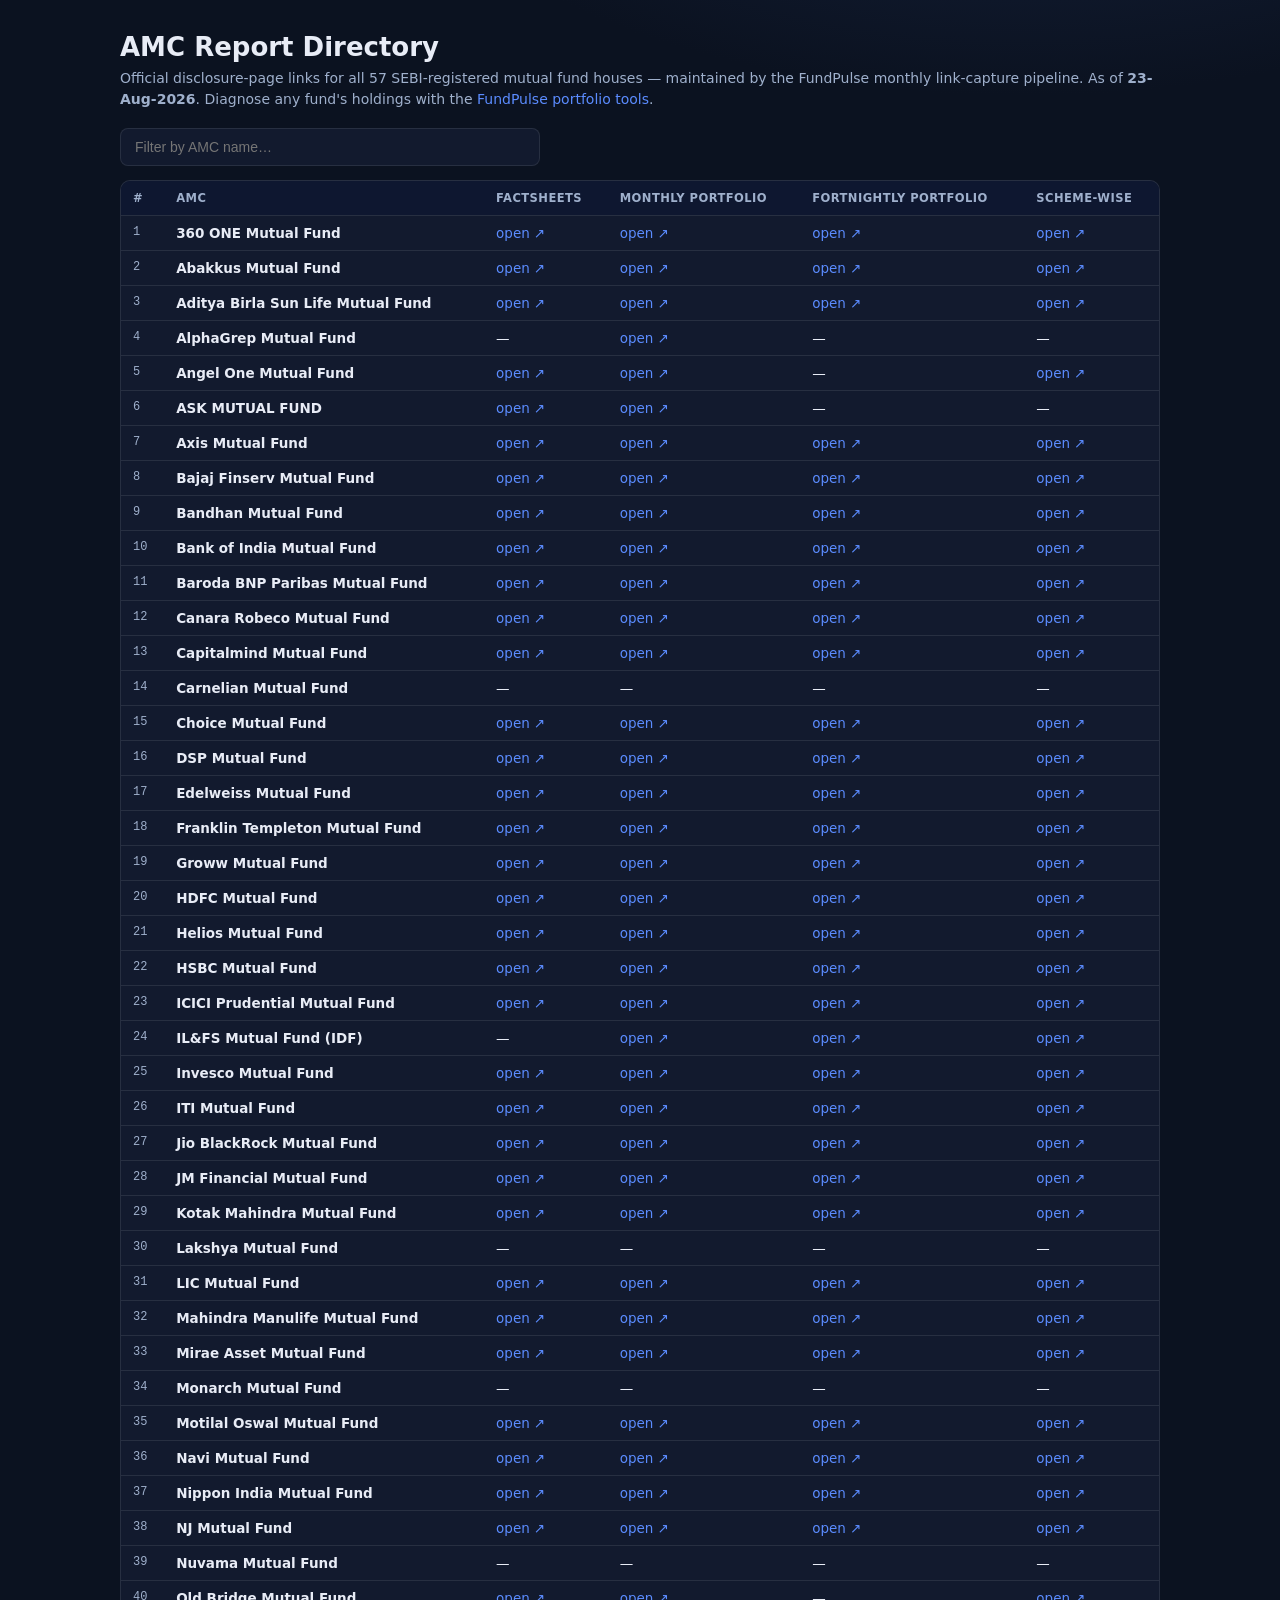
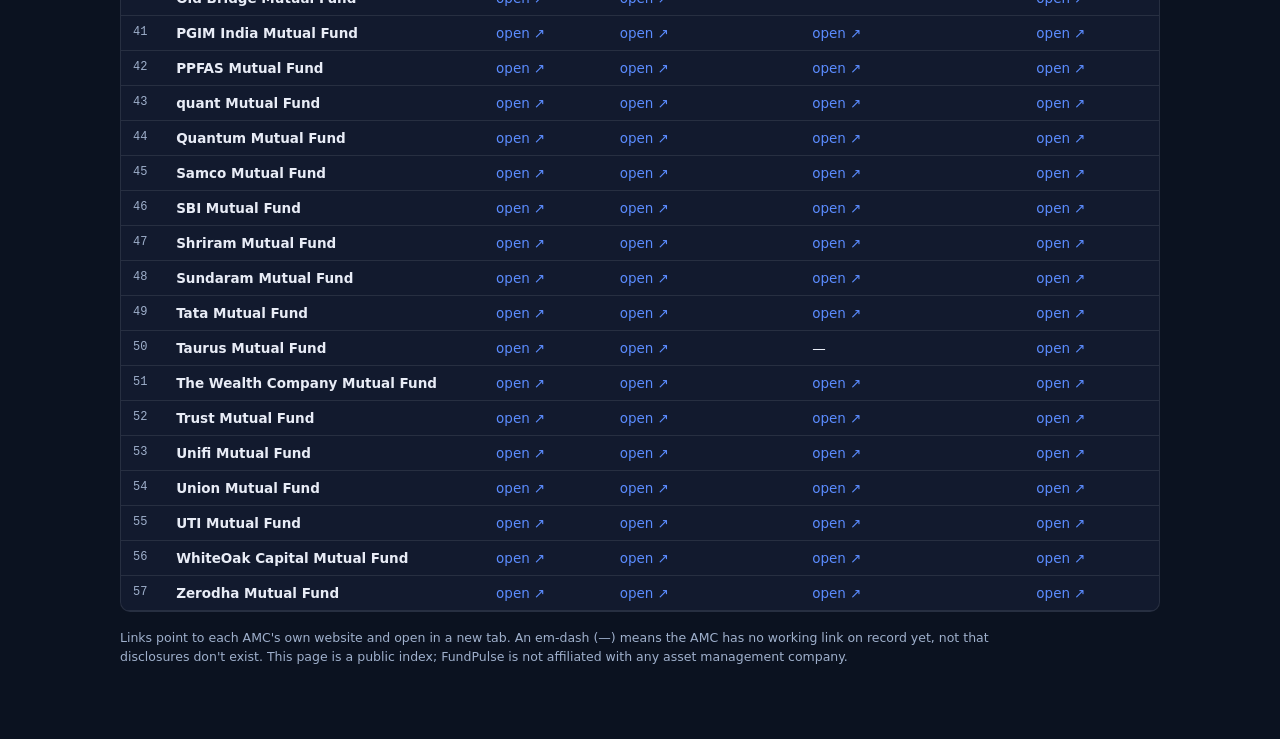
<file: website/amc-directory.html>
<!DOCTYPE html>
<html lang="en">
<head>
<meta charset="utf-8">
<meta name="viewport" content="width=device-width, initial-scale=1">
<title>FundPulse — AMC Report Directory: official factsheet & portfolio disclosure links for 57 Indian AMCs</title>
<meta name="description" content="Direct links to every Indian mutual fund house's official monthly factsheets, monthly and fortnightly portfolio disclosures, and scheme-wise documents. Generated from the SEBI AMC registry, as of 23-Aug-2026.">
<meta name="robots" content="index,follow">
<style>
  :root { --bg:#0b1220; --surface:#121a2e; --border:rgba(255,255,255,.09); --text:#e8ecf6;
          --text-2:#9fb0cc; --accent:#5b8cff; --mono:ui-monospace,Consolas,monospace; }
  * { box-sizing:border-box }
  body { margin:0; font-family:'Segoe UI',system-ui,-apple-system,sans-serif; background:
        radial-gradient(1200px 600px at 80% -10%, #16233f 0%, var(--bg) 55%); color:var(--text); }
  .wrap { max-width:1080px; margin:0 auto; padding:32px 20px 60px }
  h1 { font-size:26px; margin:0 0 6px }
  .sub { color:var(--text-2); font-size:14px; margin:0 0 18px; line-height:1.5 }
  .sub a { color:var(--accent); text-decoration:none }
  #q { width:100%; max-width:420px; padding:10px 14px; border-radius:8px; border:1px solid var(--border);
      background:var(--surface); color:var(--text); font-size:14px; margin-bottom:14px }
  .table-wrap { overflow:auto; border:1px solid var(--border); border-radius:10px; background:var(--surface) }
  table { width:100%; border-collapse:collapse; font-size:13.5px; min-width:760px }
  thead th { position:sticky; top:0; background:#0e1730; text-align:left; font-size:11.5px; text-transform:uppercase;
            letter-spacing:.04em; color:var(--text-2); padding:10px 12px; border-bottom:1px solid var(--border); white-space:nowrap }
  td { padding:9px 12px; border-bottom:1px solid var(--border); vertical-align:top }
  tr:hover td { background:rgba(91,140,255,.06) }
  td.name { font-weight:600; white-space:nowrap }
  td.id { color:var(--text-2); font-family:var(--mono); font-size:12px }
  a.lnk { color:var(--accent); text-decoration:none }
  a.lnk:hover { text-decoration:underline }
  .disclaimer { color:var(--text-2); font-size:12.5px; margin-top:16px; line-height:1.55; max-width:900px }
</style>
</head>
<body>
<div class="wrap">
  <h1>AMC Report Directory</h1>
  <p class="sub">Official disclosure-page links for all 57 SEBI-registered mutual fund houses —
     maintained by the FundPulse monthly link-capture pipeline. As of <b>23-Aug-2026</b>.
     Diagnose any fund's holdings with the <a href="https://YOURAPP.railway.app/register">FundPulse portfolio tools</a>.</p>
  <input id="q" type="search" placeholder="Filter by AMC name…" aria-label="Filter AMCs">
  <div class="table-wrap">
  <table>
    <thead><tr><th>#</th><th>AMC</th><th>Factsheets</th><th>Monthly portfolio</th><th>Fortnightly portfolio</th><th>Scheme-wise</th></tr></thead>
    <tbody>
    <tr><td class="id">1</td><td class="name">360 ONE Mutual Fund</td><td><a class="lnk" href="https://www.360.one/asset/mutual-funds/downloads/" target="_blank" rel="noopener noreferrer">open ↗</a></td><td><a class="lnk" href="https://www.360.one/asset/mutual-funds/downloads/" target="_blank" rel="noopener noreferrer">open ↗</a></td><td><a class="lnk" href="https://www.360.one/asset/mutual-funds/downloads/" target="_blank" rel="noopener noreferrer">open ↗</a></td><td><a class="lnk" href="https://www.360.one/asset/mutual-funds/downloads/" target="_blank" rel="noopener noreferrer">open ↗</a></td></tr>
    <tr><td class="id">2</td><td class="name">Abakkus Mutual Fund</td><td><a class="lnk" href="https://www.abakkusmf.com/factsheet.html#" target="_blank" rel="noopener noreferrer">open ↗</a></td><td><a class="lnk" href="https://www.abakkusmf.com/statutory-disclosures.html#" target="_blank" rel="noopener noreferrer">open ↗</a></td><td><a class="lnk" href="https://www.abakkusmf.com/statutory-disclosures.html#" target="_blank" rel="noopener noreferrer">open ↗</a></td><td><a class="lnk" href="https://www.abakkusmf.com/uploads/Abakkus_Mutual_Fund_Annual_Report_FY_25_26_e6b38432b2.pdf" target="_blank" rel="noopener noreferrer">open ↗</a></td></tr>
    <tr><td class="id">3</td><td class="name">Aditya Birla Sun Life Mutual Fund</td><td><a class="lnk" href="https://mutualfund.adityabirlacapital.com/forms-and-downloads/factsheets" target="_blank" rel="noopener noreferrer">open ↗</a></td><td><a class="lnk" href="https://mutualfund.adityabirlacapital.com/forms-and-downloads/portfolio" target="_blank" rel="noopener noreferrer">open ↗</a></td><td><a class="lnk" href="https://mutualfund.adityabirlacapital.com/forms-and-downloads/portfolio" target="_blank" rel="noopener noreferrer">open ↗</a></td><td><a class="lnk" href="https://mutualfund.adityabirlacapital.com/financials" target="_blank" rel="noopener noreferrer">open ↗</a></td></tr>
    <tr><td class="id">4</td><td class="name">AlphaGrep Mutual Fund</td><td>—</td><td><a class="lnk" href="https://www.alphagrepmf.ai/disclosures" target="_blank" rel="noopener noreferrer">open ↗</a></td><td>—</td><td>—</td></tr>
    <tr><td class="id">5</td><td class="name">Angel One Mutual Fund</td><td><a class="lnk" href="https://www.angelonemf.com/downloads" target="_blank" rel="noopener noreferrer">open ↗</a></td><td><a class="lnk" href="https://www.angelonemf.com/downloads" target="_blank" rel="noopener noreferrer">open ↗</a></td><td>—</td><td><a class="lnk" href="https://www.angelonemf.com/downloads" target="_blank" rel="noopener noreferrer">open ↗</a></td></tr>
    <tr><td class="id">6</td><td class="name">ASK MUTUAL FUND</td><td><a class="lnk" href="https://www.askmutualfund.com/#/downloads" target="_blank" rel="noopener noreferrer">open ↗</a></td><td><a class="lnk" href="https://www.askmutualfund.com/#/downloads" target="_blank" rel="noopener noreferrer">open ↗</a></td><td>—</td><td>—</td></tr>
    <tr><td class="id">7</td><td class="name">Axis Mutual Fund</td><td><a class="lnk" href="https://www.axismf.com/downloads" target="_blank" rel="noopener noreferrer">open ↗</a></td><td><a class="lnk" href="https://www.axismf.com/statutory-disclosures" target="_blank" rel="noopener noreferrer">open ↗</a></td><td><a class="lnk" href="https://www.axismf.com/statutory-disclosures" target="_blank" rel="noopener noreferrer">open ↗</a></td><td><a class="lnk" href="https://www.axismf.com/about-us#financials" target="_blank" rel="noopener noreferrer">open ↗</a></td></tr>
    <tr><td class="id">8</td><td class="name">Bajaj Finserv Mutual Fund</td><td><a class="lnk" href="https://www.bajajamc.com/downloads?statutory-disclosures=" target="_blank" rel="noopener noreferrer">open ↗</a></td><td><a class="lnk" href="https://www.bajajamc.com/downloads?statutory-disclosures=" target="_blank" rel="noopener noreferrer">open ↗</a></td><td><a class="lnk" href="https://www.bajajamc.com/downloads?statutory-disclosures=" target="_blank" rel="noopener noreferrer">open ↗</a></td><td><a class="lnk" href="https://www.bajajamc.com/downloads?financials" target="_blank" rel="noopener noreferrer">open ↗</a></td></tr>
    <tr><td class="id">9</td><td class="name">Bandhan Mutual Fund</td><td><a class="lnk" href="https://bandhanmutual.com/downloads/factsheets" target="_blank" rel="noopener noreferrer">open ↗</a></td><td><a class="lnk" href="https://bandhanmutual.com/downloads/disclosures" target="_blank" rel="noopener noreferrer">open ↗</a></td><td><a class="lnk" href="https://bandhanmutual.com/downloads/disclosures" target="_blank" rel="noopener noreferrer">open ↗</a></td><td><a class="lnk" href="https://bandhanmutual.com/statutory-disclosures/scheme-financials/annual-financials" target="_blank" rel="noopener noreferrer">open ↗</a></td></tr>
    <tr><td class="id">10</td><td class="name">Bank of India Mutual Fund</td><td><a class="lnk" href="https://www.boimf.in/docs/default-source/investorcorner/factsheets/factsheet-may-2022.pdf?sfvrsn=3f2c8194_4" target="_blank" rel="noopener noreferrer">open ↗</a></td><td><a class="lnk" href="https://www.boimf.in/investor-corner#t2" target="_blank" rel="noopener noreferrer">open ↗</a></td><td><a class="lnk" href="https://www.boimf.in/regulatory-reports" target="_blank" rel="noopener noreferrer">open ↗</a></td><td><a class="lnk" href="https://www.boimf.in/regulatory-reports/financials" target="_blank" rel="noopener noreferrer">open ↗</a></td></tr>
    <tr><td class="id">11</td><td class="name">Baroda BNP Paribas Mutual Fund</td><td><a class="lnk" href="https://www.barodabnpparibasmf.in/downloads/monthly-factsheet" target="_blank" rel="noopener noreferrer">open ↗</a></td><td><a class="lnk" href="https://www.barodabnpparibasmf.in/downloads/monthly-portfolio-scheme" target="_blank" rel="noopener noreferrer">open ↗</a></td><td><a class="lnk" href="https://www.barodabnpparibasmf.in/downloads/midmonth-portfolio-scheme" target="_blank" rel="noopener noreferrer">open ↗</a></td><td><a class="lnk" href="https://www.barodabnpparibasmf.in/downloads/scheme-financials" target="_blank" rel="noopener noreferrer">open ↗</a></td></tr>
    <tr><td class="id">12</td><td class="name">Canara Robeco Mutual Fund</td><td><a class="lnk" href="https://www.canararobeco.com/documents/forms-downloads/forms-information-documents/information-documents/factsheets/" target="_blank" rel="noopener noreferrer">open ↗</a></td><td><a class="lnk" href="https://www.canararobeco.com/documents/statutory-disclosures/scheme-dashboard/scheme-monthly-portfolio/" target="_blank" rel="noopener noreferrer">open ↗</a></td><td><a class="lnk" href="https://www.canararobeco.com/documents/statutory-disclosures/fortnightly-portfolio-disclosure-debt/" target="_blank" rel="noopener noreferrer">open ↗</a></td><td><a class="lnk" href="https://www.canararobeco.com/documents/statutory-disclosures/annual-reports-returns/annual-report/?searchyear=2025-26" target="_blank" rel="noopener noreferrer">open ↗</a></td></tr>
    <tr><td class="id">13</td><td class="name">Capitalmind Mutual Fund</td><td><a class="lnk" href="https://capitalmindmf.com/factsheet.html#" target="_blank" rel="noopener noreferrer">open ↗</a></td><td><a class="lnk" href="https://capitalmindmf.com/statutory-disclosures.html#" target="_blank" rel="noopener noreferrer">open ↗</a></td><td><a class="lnk" href="https://capitalmindmf.com/statutory-disclosures.html#" target="_blank" rel="noopener noreferrer">open ↗</a></td><td><a class="lnk" href="https://capitalmindmf.com/statutory-disclosures.html#" target="_blank" rel="noopener noreferrer">open ↗</a></td></tr>
    <tr><td class="id">14</td><td class="name">Carnelian Mutual Fund</td><td>—</td><td>—</td><td>—</td><td>—</td></tr>
    <tr><td class="id">15</td><td class="name">Choice Mutual Fund</td><td><a class="lnk" href="https://choicemf.com/disclosures/factsheets" target="_blank" rel="noopener noreferrer">open ↗</a></td><td><a class="lnk" href="https://choicemf.com/disclosures/monthly-portfolio" target="_blank" rel="noopener noreferrer">open ↗</a></td><td><a class="lnk" href="https://www.choicemf.com/disclosures/fortnight-portfolio" target="_blank" rel="noopener noreferrer">open ↗</a></td><td><a class="lnk" href="https://choicemf.com/disclosures/annual-accounts" target="_blank" rel="noopener noreferrer">open ↗</a></td></tr>
    <tr><td class="id">16</td><td class="name">DSP Mutual Fund</td><td><a class="lnk" href="https://www.dspim.com/downloads?category=Information%20Documents&amp;sub_category=Factsheets" target="_blank" rel="noopener noreferrer">open ↗</a></td><td><a class="lnk" href="https://www.dspim.com/about-us/mandatory-disclosure/portfolio-disclosures" target="_blank" rel="noopener noreferrer">open ↗</a></td><td><a class="lnk" href="https://www.dspim.com/mandatory-disclosures/portfolio-disclosures" target="_blank" rel="noopener noreferrer">open ↗</a></td><td><a class="lnk" href="https://www.dspim.com/about-us/mandatory-disclosure/annual-reports" target="_blank" rel="noopener noreferrer">open ↗</a></td></tr>
    <tr><td class="id">17</td><td class="name">Edelweiss Mutual Fund</td><td><a class="lnk" href="https://www.edelweissmf.com/downloads/factsheets" target="_blank" rel="noopener noreferrer">open ↗</a></td><td><a class="lnk" href="https://www.edelweissmf.com/statutory#Portfolio-of-Schemes" target="_blank" rel="noopener noreferrer">open ↗</a></td><td><a class="lnk" href="https://www.edelweissmf.com/statutory#Portfolio-of-Schemes" target="_blank" rel="noopener noreferrer">open ↗</a></td><td><a class="lnk" href="https://www.edelweissmf.com/statutory #Financials-and-Portfolios" target="_blank" rel="noopener noreferrer">open ↗</a></td></tr>
    <tr><td class="id">18</td><td class="name">Franklin Templeton Mutual Fund</td><td><a class="lnk" href="https://www.franklintempletonindia.com/downloads/fund-literature" target="_blank" rel="noopener noreferrer">open ↗</a></td><td><a class="lnk" href="https://www.franklintempletonindia.com/investor/reports?firstFilter-12" target="_blank" rel="noopener noreferrer">open ↗</a></td><td><a class="lnk" href="https://www.franklintempletonindia.com/investor/reports?firstFilter-10" target="_blank" rel="noopener noreferrer">open ↗</a></td><td><a class="lnk" href="https://www.franklintempletonindia.com/investor/reports?firstFilter-6" target="_blank" rel="noopener noreferrer">open ↗</a></td></tr>
    <tr><td class="id">19</td><td class="name">Groww Mutual Fund</td><td><a class="lnk" href="https://www.growwmf.in/downloads/fact-sheet" target="_blank" rel="noopener noreferrer">open ↗</a></td><td><a class="lnk" href="https://growwmf.in/statutory-disclosure/portfolio" target="_blank" rel="noopener noreferrer">open ↗</a></td><td><a class="lnk" href="https://growwmf.in/statutory-disclosure/portfolio" target="_blank" rel="noopener noreferrer">open ↗</a></td><td><a class="lnk" href="https://www.growwmf.in/financials/annual-report" target="_blank" rel="noopener noreferrer">open ↗</a></td></tr>
    <tr><td class="id">20</td><td class="name">HDFC Mutual Fund</td><td><a class="lnk" href="http://hdfcfund.com/downloads/monthly-fact-sheet" target="_blank" rel="noopener noreferrer">open ↗</a></td><td><a class="lnk" href="https://www.hdfcfund.com/statutory-disclosure/portfolio/monthly-portfolio" target="_blank" rel="noopener noreferrer">open ↗</a></td><td><a class="lnk" href="https://www.hdfcfund.com/statutory-disclosure/portfolio/fortnightly-portfolio" target="_blank" rel="noopener noreferrer">open ↗</a></td><td><a class="lnk" href="https://www.hdfcfund.com/statutory-disclosure/annual-reports" target="_blank" rel="noopener noreferrer">open ↗</a></td></tr>
    <tr><td class="id">21</td><td class="name">Helios Mutual Fund</td><td><a class="lnk" href="https://www.heliosmf.in/downloads/" target="_blank" rel="noopener noreferrer">open ↗</a></td><td><a class="lnk" href="https://www.heliosmf.in/portfolio-disclosure/" target="_blank" rel="noopener noreferrer">open ↗</a></td><td><a class="lnk" href="https://www.heliosmf.in/portfolio-disclosure/" target="_blank" rel="noopener noreferrer">open ↗</a></td><td><a class="lnk" href="https://www.heliosmf.in/wp-content/uploads/2026/07/helios-mutual-fund-annual-report-fy-2025-26.pdf" target="_blank" rel="noopener noreferrer">open ↗</a></td></tr>
    <tr><td class="id">22</td><td class="name">HSBC Mutual Fund</td><td><a class="lnk" href="https://www.assetmanagement.hsbc.co.in/en/mutual-funds/investor-resources?Date=&amp;Cap=&amp;Doc=fund-factsheets#&amp;module-17=1" target="_blank" rel="noopener noreferrer">open ↗</a></td><td><a class="lnk" href="https://www.assetmanagement.hsbc.co.in/en/mutual-funds/investor-resources/information-library#&amp;accordion1446811090=2" target="_blank" rel="noopener noreferrer">open ↗</a></td><td><a class="lnk" href="https://www.assetmanagement.hsbc.co.in/en/mutual-funds/investor-resources/information-library#&amp;accordion1446811090=9" target="_blank" rel="noopener noreferrer">open ↗</a></td><td><a class="lnk" href="https://www.assetmanagement.hsbc.co.in/en/mutual-funds/investor-resources?Date=&amp;Cap=&amp;Doc=scheme-annual-report" target="_blank" rel="noopener noreferrer">open ↗</a></td></tr>
    <tr><td class="id">23</td><td class="name">ICICI Prudential Mutual Fund</td><td><a class="lnk" href="https://www.icicipruamc.com/news-and-media/downloads?currentTabFilter=Historical Factsheets" target="_blank" rel="noopener noreferrer">open ↗</a></td><td><a class="lnk" href="https://www.icicipruamc.com/news-and-media/downloads?currentTabFilter=Disclosures&amp;&amp;subCatTabFilter=MonthlyPortfolioDisclosures" target="_blank" rel="noopener noreferrer">open ↗</a></td><td><a class="lnk" href="https://www.icicipruamc.com/media-center/downloads?currentTabFilter=OtherSchemeDisclosures&amp;&amp;subCatTabFilter=FortnightlyPortfolioDisclosures" target="_blank" rel="noopener noreferrer">open ↗</a></td><td><a class="lnk" href="https://www.icicipruamc.com/about-us/financials-&amp;-disclosures?currentTabFilter=SchemeFinancials&amp;&amp;subCatTabFilter=Audited Annual Financials" target="_blank" rel="noopener noreferrer">open ↗</a></td></tr>
    <tr><td class="id">24</td><td class="name">IL&amp;FS Mutual Fund (IDF)</td><td>—</td><td><a class="lnk" href="http://www.ilfsinfrafund.com/other.php" target="_blank" rel="noopener noreferrer">open ↗</a></td><td><a class="lnk" href="http://www.ilfsinfrafund.com/other.php" target="_blank" rel="noopener noreferrer">open ↗</a></td><td><a class="lnk" href="https://www.ilfsinfrafund.com/financials.php" target="_blank" rel="noopener noreferrer">open ↗</a></td></tr>
    <tr><td class="id">25</td><td class="name">Invesco Mutual Fund</td><td><a class="lnk" href="https://invescomutualfund.com/literature-and-form?tab=Factsheets" target="_blank" rel="noopener noreferrer">open ↗</a></td><td><a class="lnk" href="https://invescomutualfund.com/literature-and-form?tab=Complete" target="_blank" rel="noopener noreferrer">open ↗</a></td><td><a class="lnk" href="https://www.invescomutualfund.com/literature-and-form?tab=Fortnightly" target="_blank" rel="noopener noreferrer">open ↗</a></td><td><a class="lnk" href="https://www.invescomutualfund.com/financials" target="_blank" rel="noopener noreferrer">open ↗</a></td></tr>
    <tr><td class="id">26</td><td class="name">ITI Mutual Fund</td><td><a class="lnk" href="https://www.itiamc.com/downloads" target="_blank" rel="noopener noreferrer">open ↗</a></td><td><a class="lnk" href="https://www.itiamc.com/statuory-disclosure" target="_blank" rel="noopener noreferrer">open ↗</a></td><td><a class="lnk" href="https://www.itiamc.com/statuory-disclosure" target="_blank" rel="noopener noreferrer">open ↗</a></td><td><a class="lnk" href="https://www.itiamc.com/statuory-disclosure" target="_blank" rel="noopener noreferrer">open ↗</a></td></tr>
    <tr><td class="id">27</td><td class="name">Jio BlackRock Mutual Fund</td><td><a class="lnk" href="https://www.jioblackrockamc.com/statutory-disclosure/fund-documents/factsheet" target="_blank" rel="noopener noreferrer">open ↗</a></td><td><a class="lnk" href="https://www.jioblackrockamc.com/statutory-disclosure/disclosures/monthly-portfolio-disclosure" target="_blank" rel="noopener noreferrer">open ↗</a></td><td><a class="lnk" href="https://www.jioblackrockamc.com/statutory-disclosure/disclosures/fortnightly-portfolio-disclosure" target="_blank" rel="noopener noreferrer">open ↗</a></td><td><a class="lnk" href="https://www.jioblackrockamc.com/statutory-disclosure/disclosures/scheme-annual-report" target="_blank" rel="noopener noreferrer">open ↗</a></td></tr>
    <tr><td class="id">28</td><td class="name">JM Financial Mutual Fund</td><td><a class="lnk" href="https://www.jmfinancialmf.com/downloads/Factsheet/Factsheet" target="_blank" rel="noopener noreferrer">open ↗</a></td><td><a class="lnk" href="https://www.jmfinancialmf.com/downloads/Portfolio-Disclosure" target="_blank" rel="noopener noreferrer">open ↗</a></td><td><a class="lnk" href="https://www.jmfinancialmf.com/downloads/Portfolio-Disclosure" target="_blank" rel="noopener noreferrer">open ↗</a></td><td><a class="lnk" href="https://www.jmfinancialmf.com/downloads/Scheme-Financials/Scheme-Annual-Report" target="_blank" rel="noopener noreferrer">open ↗</a></td></tr>
    <tr><td class="id">29</td><td class="name">Kotak Mahindra Mutual Fund</td><td><a class="lnk" href="https://www.kotakmf.com/Information/forms-and-downloads/Information" target="_blank" rel="noopener noreferrer">open ↗</a></td><td><a class="lnk" href="https://www.kotakmf.com/Information/forms-and-downloads" target="_blank" rel="noopener noreferrer">open ↗</a></td><td><a class="lnk" href="https://www.kotakmf.com/Information/forms-and-downloads" target="_blank" rel="noopener noreferrer">open ↗</a></td><td><a class="lnk" href="https://www.kotakmf.com/Information/statutory-disclosure" target="_blank" rel="noopener noreferrer">open ↗</a></td></tr>
    <tr><td class="id">30</td><td class="name">Lakshya Mutual Fund</td><td>—</td><td>—</td><td>—</td><td>—</td></tr>
    <tr><td class="id">31</td><td class="name">LIC Mutual Fund</td><td><a class="lnk" href="https://www.licmf.com/downloads/factsheet" target="_blank" rel="noopener noreferrer">open ↗</a></td><td><a class="lnk" href="https://www.licmf.com/downloads/monthly-portfolio" target="_blank" rel="noopener noreferrer">open ↗</a></td><td><a class="lnk" href="https://www.licmf.com/downloads/monthly-portfolio" target="_blank" rel="noopener noreferrer">open ↗</a></td><td><a class="lnk" href="https://www.licmf.com/statutory-disclosure" target="_blank" rel="noopener noreferrer">open ↗</a></td></tr>
    <tr><td class="id">32</td><td class="name">Mahindra Manulife Mutual Fund</td><td><a class="lnk" href="https://www.mahindramanulife.com/downloads#investor" target="_blank" rel="noopener noreferrer">open ↗</a></td><td><a class="lnk" href="https://www.mahindramanulife.com/downloads#mandatory-disclosures" target="_blank" rel="noopener noreferrer">open ↗</a></td><td><a class="lnk" href="https://www.mahindramanulife.com/downloads#mandatory-disclosures" target="_blank" rel="noopener noreferrer">open ↗</a></td><td><a class="lnk" href="https://www.mahindramanulife.com/downloads#financials" target="_blank" rel="noopener noreferrer">open ↗</a></td></tr>
    <tr><td class="id">33</td><td class="name">Mirae Asset Mutual Fund</td><td><a class="lnk" href="https://www.miraeassetmf.co.in/downloads/factsheet" target="_blank" rel="noopener noreferrer">open ↗</a></td><td><a class="lnk" href="https://www.miraeassetmf.co.in/downloads/portfolio" target="_blank" rel="noopener noreferrer">open ↗</a></td><td><a class="lnk" href="https://www.miraeassetmf.co.in/downloads/portfolio" target="_blank" rel="noopener noreferrer">open ↗</a></td><td><a class="lnk" href="https://www.miraeassetmf.co.in/downloads/statutory-disclosure/financials" target="_blank" rel="noopener noreferrer">open ↗</a></td></tr>
    <tr><td class="id">34</td><td class="name">Monarch Mutual Fund</td><td>—</td><td>—</td><td>—</td><td>—</td></tr>
    <tr><td class="id">35</td><td class="name">Motilal Oswal Mutual Fund</td><td><a class="lnk" href="https://www.motilaloswalmf.com/downloads/factsheets" target="_blank" rel="noopener noreferrer">open ↗</a></td><td><a class="lnk" href="https://www.motilaloswalmf.com/downloads/scheme-portfolio-details" target="_blank" rel="noopener noreferrer">open ↗</a></td><td><a class="lnk" href="https://www.motilaloswalmf.com/downloads/scheme-portfolio-details" target="_blank" rel="noopener noreferrer">open ↗</a></td><td><a class="lnk" href="https://www.motilaloswalmf.com/downloads/financials" target="_blank" rel="noopener noreferrer">open ↗</a></td></tr>
    <tr><td class="id">36</td><td class="name">Navi Mutual Fund</td><td><a class="lnk" href="https://navi.com/mutual-fund/downloads/factsheet" target="_blank" rel="noopener noreferrer">open ↗</a></td><td><a class="lnk" href="https://navi.com/mutual-fund/downloads/portfolio" target="_blank" rel="noopener noreferrer">open ↗</a></td><td><a class="lnk" href="https://navi.com/mutual-fund/downloads/portfolio" target="_blank" rel="noopener noreferrer">open ↗</a></td><td><a class="lnk" href="https://navi.com/mutual-fund/downloads/statutory-disclosure" target="_blank" rel="noopener noreferrer">open ↗</a></td></tr>
    <tr><td class="id">37</td><td class="name">Nippon India Mutual Fund</td><td><a class="lnk" href="https://mf.nipponindiaim.com/investor-service/downloads/factsheet-portfolio-and-other-disclosures" target="_blank" rel="noopener noreferrer">open ↗</a></td><td><a class="lnk" href="https://mf.nipponindiaim.com/investor-service/downloads/factsheet-portfolio-and-other-disclosures" target="_blank" rel="noopener noreferrer">open ↗</a></td><td><a class="lnk" href="https://mf.nipponindiaim.com/investor-service/downloads/factsheet-portfolio-and-other-disclosures" target="_blank" rel="noopener noreferrer">open ↗</a></td><td><a class="lnk" href="https://mf.nipponindiaim.com/investor-service/downloads/annual-half-yearly-reports" target="_blank" rel="noopener noreferrer">open ↗</a></td></tr>
    <tr><td class="id">38</td><td class="name">NJ Mutual Fund</td><td><a class="lnk" href="https://downloads.njmutualfund.com/downloads.php" target="_blank" rel="noopener noreferrer">open ↗</a></td><td><a class="lnk" href="https://downloads.njmutualfund.com/njmf_download.php?nme=127" target="_blank" rel="noopener noreferrer">open ↗</a></td><td><a class="lnk" href="https://downloads.njmutualfund.com/njmf_download.php?nme=415" target="_blank" rel="noopener noreferrer">open ↗</a></td><td><a class="lnk" href="https://www.njmutualfund.com/njmf-download?nme=414" target="_blank" rel="noopener noreferrer">open ↗</a></td></tr>
    <tr><td class="id">39</td><td class="name">Nuvama Mutual Fund</td><td>—</td><td>—</td><td>—</td><td>—</td></tr>
    <tr><td class="id">40</td><td class="name">Old Bridge Mutual Fund</td><td><a class="lnk" href="https://oldbridgemf.com/uploads/OLD_BRIDGE_MF_Factsheet_11305a79bc.pdf" target="_blank" rel="noopener noreferrer">open ↗</a></td><td><a class="lnk" href="https://oldbridgemf.com/statutory-disclosures.html#v-pills-tabContent2" target="_blank" rel="noopener noreferrer">open ↗</a></td><td>—</td><td><a class="lnk" href="https://oldbridgemf.com/uploads/20260625005_Old_Bridge_2025_2026_ANNUAL_REPORT_65e3cab574.pdf" target="_blank" rel="noopener noreferrer">open ↗</a></td></tr>
    <tr><td class="id">41</td><td class="name">PGIM India Mutual Fund</td><td><a class="lnk" href="https://www.pgimindia.com/mutual-funds/forms-and-updates/Fund-Factsheet" target="_blank" rel="noopener noreferrer">open ↗</a></td><td><a class="lnk" href="https://www.pgimindia.com/mutual-funds/disclosures/Portfolios/Monthly-Portfolio" target="_blank" rel="noopener noreferrer">open ↗</a></td><td><a class="lnk" href="https://www.pgimindia.com/mutual-funds/disclosures/Portfolios/Fortnightly-portfolio" target="_blank" rel="noopener noreferrer">open ↗</a></td><td><a class="lnk" href="https://www.pgimindia.com/mutual-funds/disclosures/Financial-Statements/Scheme-Financials" target="_blank" rel="noopener noreferrer">open ↗</a></td></tr>
    <tr><td class="id">42</td><td class="name">PPFAS Mutual Fund</td><td><a class="lnk" href="http://amc.ppfas.com/schemes/factsheet/index.php#axzz4I2KR6um7" target="_blank" rel="noopener noreferrer">open ↗</a></td><td><a class="lnk" href="https://amc.ppfas.com/downloads/portfolio-disclosure/" target="_blank" rel="noopener noreferrer">open ↗</a></td><td><a class="lnk" href="https://amc.ppfas.com/downloads/portfolio-disclosure/fortnightly-debt-portfolio-disclosure/" target="_blank" rel="noopener noreferrer">open ↗</a></td><td><a class="lnk" href="https://amc.ppfas.com/schemes/scheme-annual-report/" target="_blank" rel="noopener noreferrer">open ↗</a></td></tr>
    <tr><td class="id">43</td><td class="name">quant Mutual Fund</td><td><a class="lnk" href="https://quantmutual.com/downloads/factsheet" target="_blank" rel="noopener noreferrer">open ↗</a></td><td><a class="lnk" href="https://quantmutual.com/statutory-disclosures" target="_blank" rel="noopener noreferrer">open ↗</a></td><td><a class="lnk" href="https://quantmutual.com/statutory-disclosures" target="_blank" rel="noopener noreferrer">open ↗</a></td><td><a class="lnk" href="https://quantmutual.com/Admin/disclouser/qmf_Annual_Report_Year-2025-26.pdf" target="_blank" rel="noopener noreferrer">open ↗</a></td></tr>
    <tr><td class="id">44</td><td class="name">Quantum Mutual Fund</td><td><a class="lnk" href="https://www.quantumamc.com/factsheets/combined/-1/0/0" target="_blank" rel="noopener noreferrer">open ↗</a></td><td><a class="lnk" href="https://www.quantumamc.com/FileCDN/FactSheet/5f6c4b6e-5264-472c-b378-d54727d45369.xlsx" target="_blank" rel="noopener noreferrer">open ↗</a></td><td><a class="lnk" href="https://www.quantumamc.com/portfolio/combined/-1/1/0/0" target="_blank" rel="noopener noreferrer">open ↗</a></td><td><a class="lnk" href="https://www.quantumamc.com/regulatory-document/Quantum-Mutual-Fund---Annual-Reports/2186" target="_blank" rel="noopener noreferrer">open ↗</a></td></tr>
    <tr><td class="id">45</td><td class="name">Samco Mutual Fund</td><td><a class="lnk" href="https://www.samcomf.com/downloads" target="_blank" rel="noopener noreferrer">open ↗</a></td><td><a class="lnk" href="https://www.samcomf.com/StatutoryDisclosure" target="_blank" rel="noopener noreferrer">open ↗</a></td><td><a class="lnk" href="https://www.samcomf.com/StatutoryDisclosure" target="_blank" rel="noopener noreferrer">open ↗</a></td><td><a class="lnk" href="https://www.samcomf.com/StatutoryDisclosure#scheme-financials" target="_blank" rel="noopener noreferrer">open ↗</a></td></tr>
    <tr><td class="id">46</td><td class="name">SBI Mutual Fund</td><td><a class="lnk" href="https://www.sbimf.com/en-us/factsheets" target="_blank" rel="noopener noreferrer">open ↗</a></td><td><a class="lnk" href="https://www.sbimf.com/portfolios" target="_blank" rel="noopener noreferrer">open ↗</a></td><td><a class="lnk" href="https://www.sbimf.com/portfolios" target="_blank" rel="noopener noreferrer">open ↗</a></td><td><a class="lnk" href="https://www.sbimf.com/en-us/about-us/financial-reports" target="_blank" rel="noopener noreferrer">open ↗</a></td></tr>
    <tr><td class="id">47</td><td class="name">Shriram Mutual Fund</td><td><a class="lnk" href="https://www.shriramamc.in/factsheet" target="_blank" rel="noopener noreferrer">open ↗</a></td><td><a class="lnk" href="https://www.shriramamc.in/investor-statutory-disclosures" target="_blank" rel="noopener noreferrer">open ↗</a></td><td><a class="lnk" href="https://www.shriramamc.in/investor-statutory-disclosures" target="_blank" rel="noopener noreferrer">open ↗</a></td><td><a class="lnk" href="https://www.shriramamc.in/investor-statutory-disclosures#annual-accounts" target="_blank" rel="noopener noreferrer">open ↗</a></td></tr>
    <tr><td class="id">48</td><td class="name">Sundaram Mutual Fund</td><td><a class="lnk" href="https://www.sundarammutual.com/Fundwise-Factsheet" target="_blank" rel="noopener noreferrer">open ↗</a></td><td><a class="lnk" href="https://www.sundarammutual.com/Monthly-Fortnightly-Adhoc-Portfolios" target="_blank" rel="noopener noreferrer">open ↗</a></td><td><a class="lnk" href="https://www.sundarammutual.com/Monthly-Fortnightly-Adhoc-Portfolios" target="_blank" rel="noopener noreferrer">open ↗</a></td><td><a class="lnk" href="https://www.sundarammutual.com/Scheme-Wise-Annual-Report" target="_blank" rel="noopener noreferrer">open ↗</a></td></tr>
    <tr><td class="id">49</td><td class="name">Tata Mutual Fund</td><td><a class="lnk" href="https://www.tatamutualfund.com/information-documents" target="_blank" rel="noopener noreferrer">open ↗</a></td><td><a class="lnk" href="https://www.tatamutualfund.com/schemes-related" target="_blank" rel="noopener noreferrer">open ↗</a></td><td><a class="lnk" href="https://www.tatamutualfund.com/schemes-related" target="_blank" rel="noopener noreferrer">open ↗</a></td><td><a class="lnk" href="https://www.tatamutualfund.com/about-us" target="_blank" rel="noopener noreferrer">open ↗</a></td></tr>
    <tr><td class="id">50</td><td class="name">Taurus Mutual Fund</td><td><a class="lnk" href="https://www.taurusmutualfund.com/factsheet" target="_blank" rel="noopener noreferrer">open ↗</a></td><td><a class="lnk" href="https://taurusmutualfund.com/monthly-portfolio" target="_blank" rel="noopener noreferrer">open ↗</a></td><td>—</td><td><a class="lnk" href="https://taurusmutualfund.com/financials/scheme-wise-balance-sheet" target="_blank" rel="noopener noreferrer">open ↗</a></td></tr>
    <tr><td class="id">51</td><td class="name">The Wealth Company Mutual Fund</td><td><a class="lnk" href="https://www.wealthcompanyamc.in/literature-forms/scheme-documents/factsheets/" target="_blank" rel="noopener noreferrer">open ↗</a></td><td><a class="lnk" href="https://www.wealthcompanyamc.in/literature-forms/portfolio-documents/monthly/" target="_blank" rel="noopener noreferrer">open ↗</a></td><td><a class="lnk" href="https://www.wealthcompanyamc.in/literature-forms/portfolio-documents/fortnightly/" target="_blank" rel="noopener noreferrer">open ↗</a></td><td><a class="lnk" href="https://www.wealthcompanyamc.in/literature-forms/?tab=statutory-disclosures" target="_blank" rel="noopener noreferrer">open ↗</a></td></tr>
    <tr><td class="id">52</td><td class="name">Trust Mutual Fund</td><td><a class="lnk" href="https://www.trustmf.com/downloads?activeTab=factsheets" target="_blank" rel="noopener noreferrer">open ↗</a></td><td><a class="lnk" href="https://www.trustmf.com/disclosures?activeTab=portfolio-disclosures" target="_blank" rel="noopener noreferrer">open ↗</a></td><td><a class="lnk" href="https://www.trustmf.com/disclosures?activeTab=portfolio-disclosures" target="_blank" rel="noopener noreferrer">open ↗</a></td><td><a class="lnk" href="https://www.trustmf.com/disclosures?activeTab=financials" target="_blank" rel="noopener noreferrer">open ↗</a></td></tr>
    <tr><td class="id">53</td><td class="name">Unifi Mutual Fund</td><td><a class="lnk" href="https://unifimf.com/factsheet/" target="_blank" rel="noopener noreferrer">open ↗</a></td><td><a class="lnk" href="https://unifimf.com/statutorydocuments/#monthly-portfolio-disclosure" target="_blank" rel="noopener noreferrer">open ↗</a></td><td><a class="lnk" href="https://unifimf.com/statutorydocuments/#fortnightly-portfolio-disclosure" target="_blank" rel="noopener noreferrer">open ↗</a></td><td><a class="lnk" href="https://unifimf.com/statutorydocuments/#scheme-annual-report" target="_blank" rel="noopener noreferrer">open ↗</a></td></tr>
    <tr><td class="id">54</td><td class="name">Union Mutual Fund</td><td><a class="lnk" href="https://unionmf.com/about-us/downloads/factsheets" target="_blank" rel="noopener noreferrer">open ↗</a></td><td><a class="lnk" href="https://unionmf.com/about-us/downloads/monthly-portfolio" target="_blank" rel="noopener noreferrer">open ↗</a></td><td><a class="lnk" href="https://unionmf.com/about-us/downloads/fortnightly-portfolio" target="_blank" rel="noopener noreferrer">open ↗</a></td><td><a class="lnk" href="https://www.unionmf.com/about-us/downloads/annual-reports" target="_blank" rel="noopener noreferrer">open ↗</a></td></tr>
    <tr><td class="id">55</td><td class="name">UTI Mutual Fund</td><td><a class="lnk" href="https://www.utimf.com/downloads/fact-sheet" target="_blank" rel="noopener noreferrer">open ↗</a></td><td><a class="lnk" href="https://www.utimf.com/downloads/consolidate-all-portfolio-disclosure" target="_blank" rel="noopener noreferrer">open ↗</a></td><td><a class="lnk" href="https://www.utimf.com/downloads/consolidate-debt-portfolio-disclosure" target="_blank" rel="noopener noreferrer">open ↗</a></td><td><a class="lnk" href="https://www.utimf.com/downloads/scheme-financial" target="_blank" rel="noopener noreferrer">open ↗</a></td></tr>
    <tr><td class="id">56</td><td class="name">WhiteOak Capital Mutual Fund</td><td><a class="lnk" href="https://mf.whiteoakamc.com/download#Factsheet" target="_blank" rel="noopener noreferrer">open ↗</a></td><td><a class="lnk" href="https://mf.whiteoakamc.com/regulatory-disclosures/scheme-portfolios" target="_blank" rel="noopener noreferrer">open ↗</a></td><td><a class="lnk" href="https://mf.whiteoakamc.com/regulatory-disclosures/scheme-portfolios" target="_blank" rel="noopener noreferrer">open ↗</a></td><td><a class="lnk" href="https://mf.whiteoakamc.com/regulatory-disclosures?query=mutual_fund_financials" target="_blank" rel="noopener noreferrer">open ↗</a></td></tr>
    <tr><td class="id">57</td><td class="name">Zerodha Mutual Fund</td><td><a class="lnk" href="https://www.zerodhafundhouse.com/resources/fund-documents" target="_blank" rel="noopener noreferrer">open ↗</a></td><td><a class="lnk" href="https://www.zerodhafundhouse.com/resources/disclosures?source=footer" target="_blank" rel="noopener noreferrer">open ↗</a></td><td><a class="lnk" href="https://www.zerodhafundhouse.com/resources/disclosures?source=footer" target="_blank" rel="noopener noreferrer">open ↗</a></td><td><a class="lnk" href="https://assets.zerodhafundhouse.com/statutory-reports/other-disclosures/Annual%20Report%20of%20Schemes%202025-26.pdf" target="_blank" rel="noopener noreferrer">open ↗</a></td></tr>
    </tbody>
  </table>
  </div>
  <p class="disclaimer">Links point to each AMC's own website and open in a new tab.
     An em-dash (—) means the AMC has no working link on record yet, not that disclosures don't exist.
     This page is a public index; FundPulse is not affiliated with any asset management company.</p>
</div>
<script>
  document.getElementById('q').addEventListener('input', function(){
    var q = this.value.toLowerCase();
    document.querySelectorAll('tbody tr').forEach(function(tr){
      tr.style.display = tr.textContent.toLowerCase().indexOf(q) !== -1 ? '' : 'none';
    });
  });
</script>
</body>
</html>
</file>
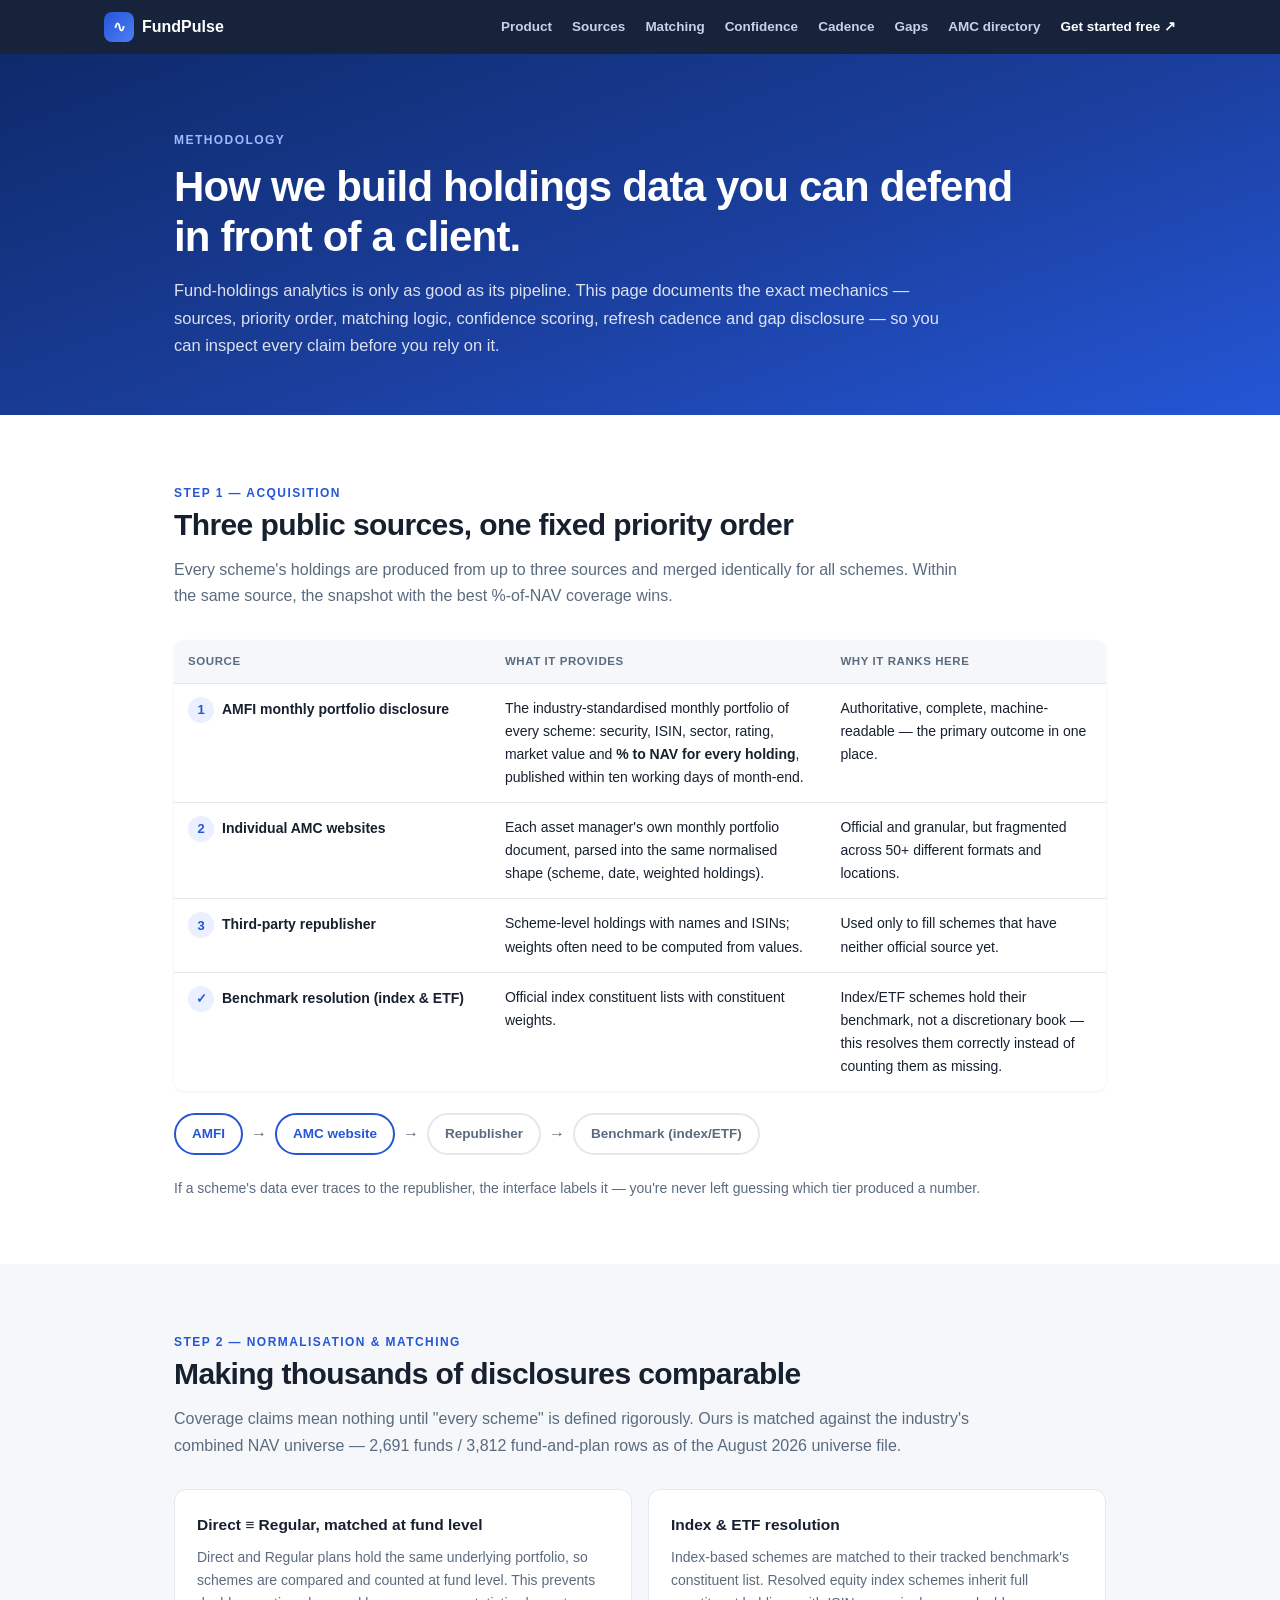
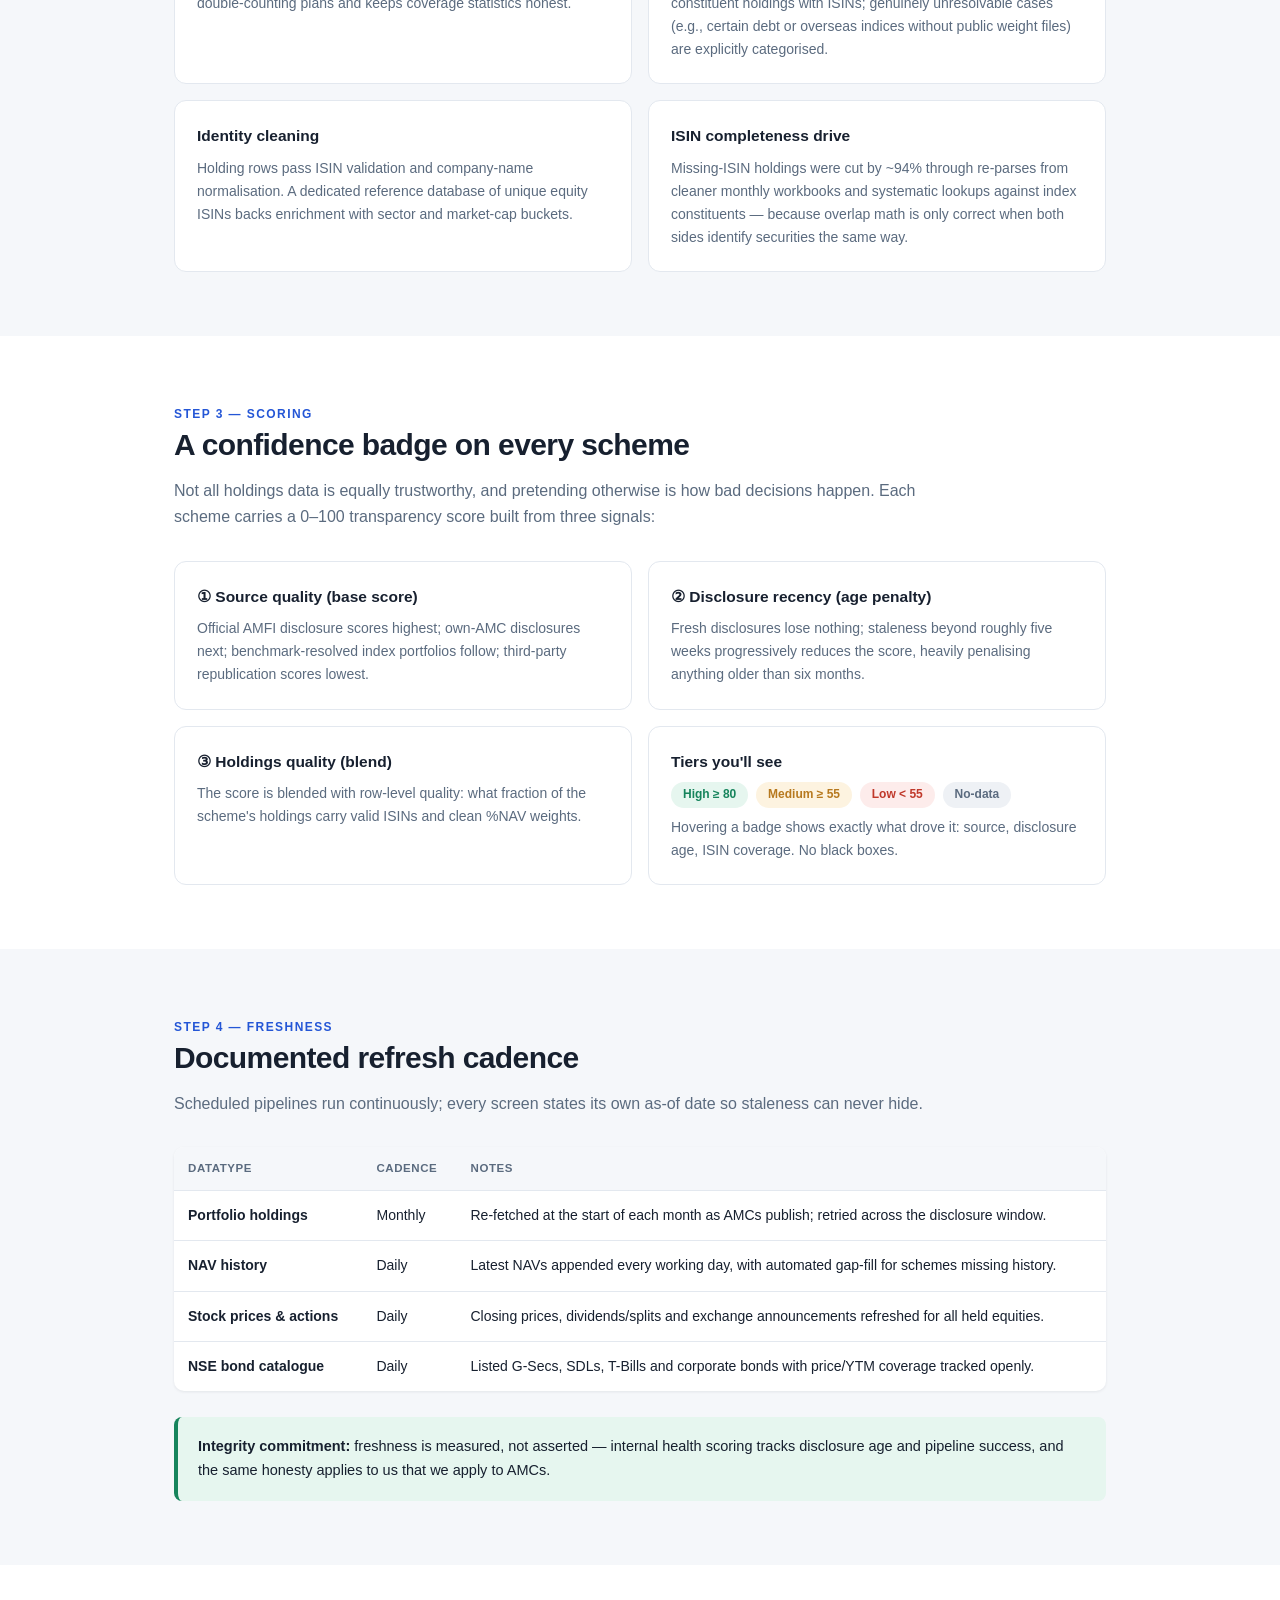
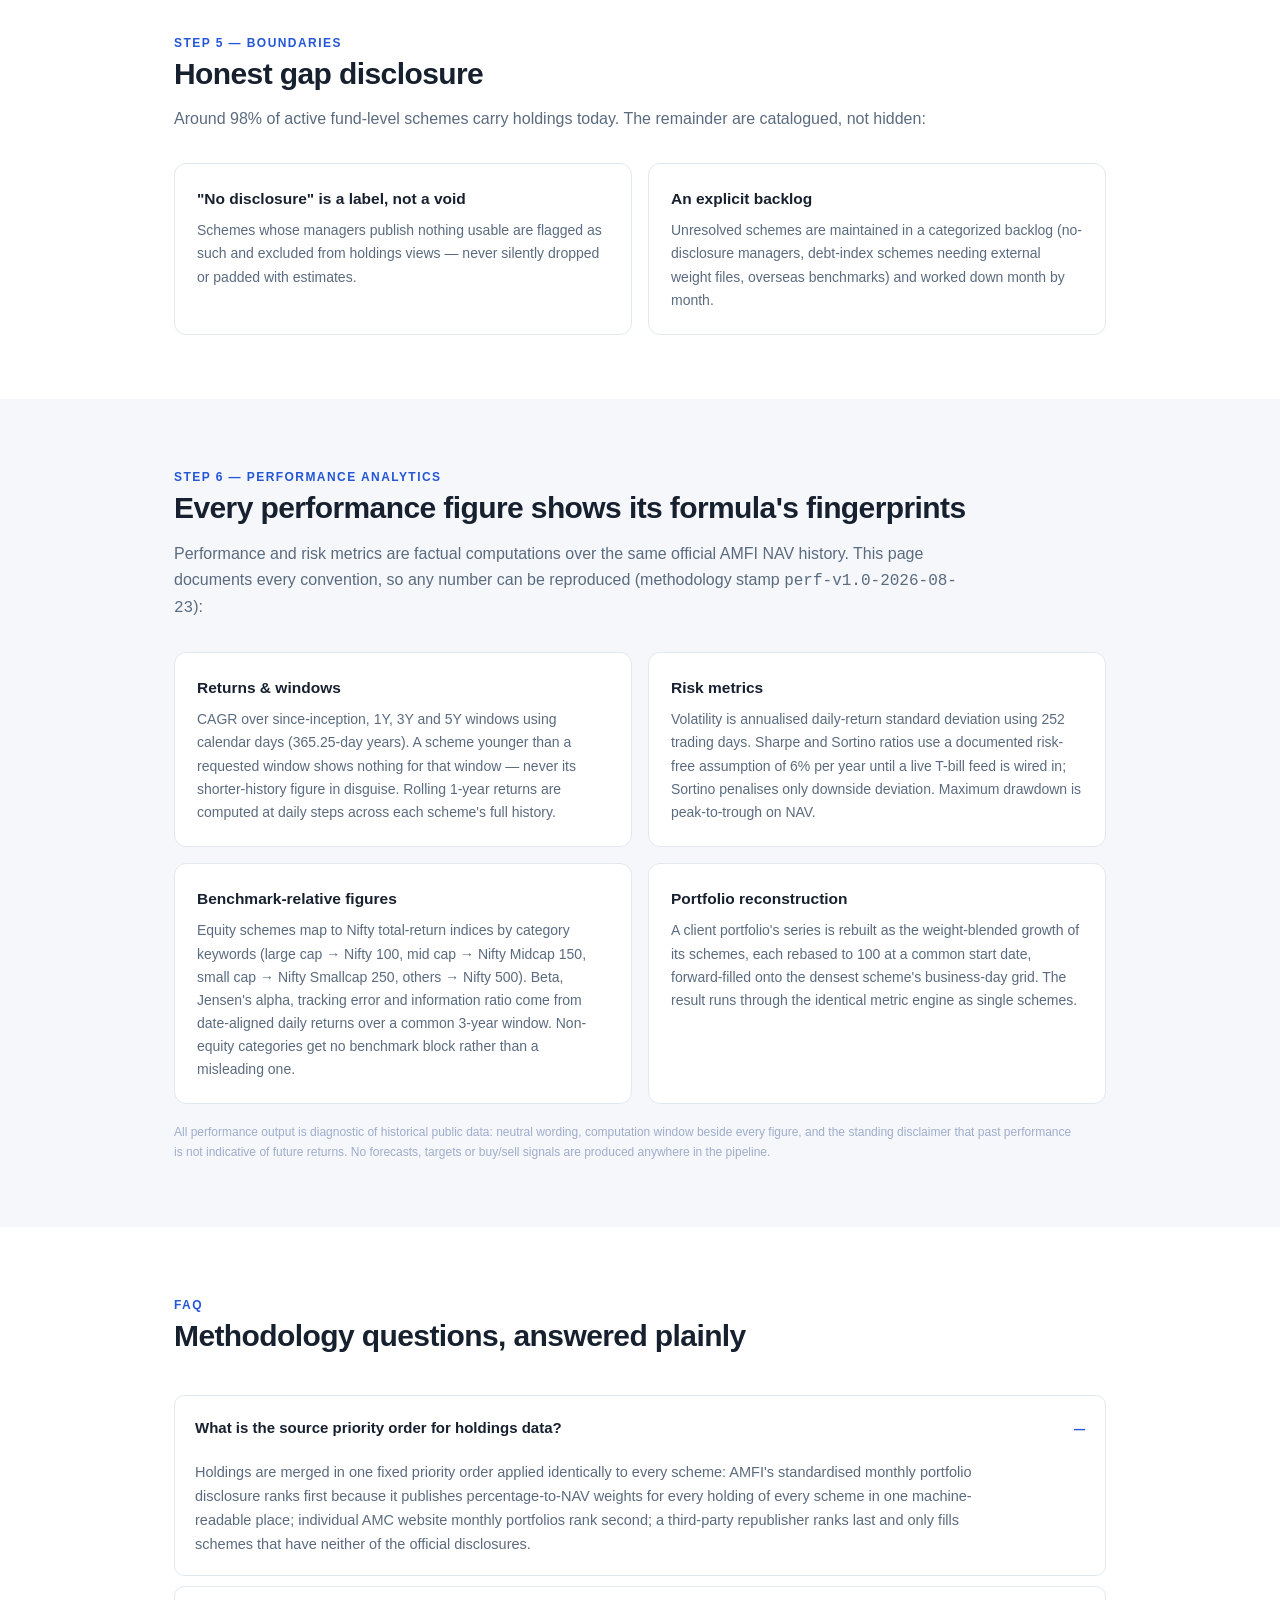
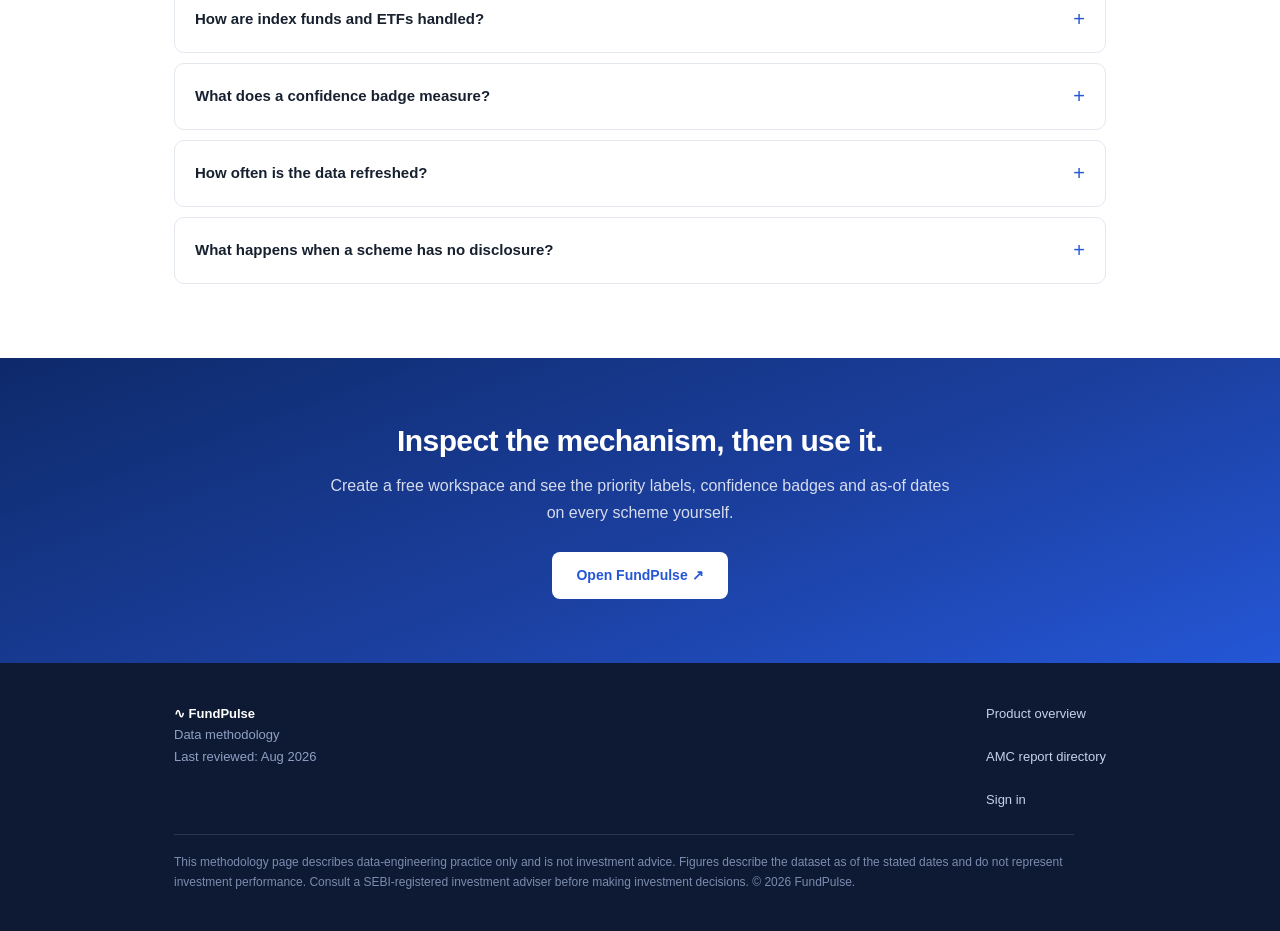
<file: website/data-methodology.html>
<!DOCTYPE html>
<!--
  ============================================================================
  FundPulse — Data Methodology Page (GHOST PAGE #2)
  ============================================================================
  Self-contained: inline CSS/JS, no external dependencies.

  GHOST-PAGE DEPLOYMENT (applies to all three pages: /product, /data-methodology,
  /investors):
    • Do NOT add these pages to the main site's menu, footer or any internal
      linking. They must be unreachable by browsing the site normally.
    • Discovery paths ONLY: Google Search Console URL submission, direct URL
      shares (WhatsApp/Reddit/email), and backlinks from external posts.
    • The three pages DO cross-link each other — that cluster is intentional.
    • Keep them out of user-visible breadcrumb trails and HTML sitemaps.
      XML sitemap inclusion below is fine and desired.

  BEFORE PUBLISH — find & replace:
    1) https://www.YOURSITE.com        -> your main-site URL (canonical/OG)
    2) https://YOURAPP.railway.app     -> webapp URL (/register link)

  PASTE INTO YOUR MAIN SITE:
  ---- sitemap.xml entries (all three ghost pages) ---------------------------
  <url><loc>https://www.YOURSITE.com/product</loc><changefreq>weekly</changefreq><priority>0.9</priority></url>
  <url><loc>https://www.YOURSITE.com/data-methodology</loc><changefreq>monthly</changefreq><priority>0.7</priority></url>
  <url><loc>https://www.YOURSITE.com/investors</loc><changefreq>weekly</changefreq><priority>0.8</priority></url>
  (robots.txt AI-crawler allows + llms.txt block: see product-landing.html handoff)
  ============================================================================
-->
<html lang="en">
<head>
<meta charset="UTF-8">
<meta name="viewport" content="width=device-width, initial-scale=1.0">

<title>How FundPulse Builds Trustworthy Holdings Data — Methodology</title>
<meta name="description" content="The full mechanism behind our mutual-fund holdings dataset: three disclosure sources merged in a fixed priority order (AMFI first), fund-level matching, index/ETF benchmark resolution, per-scheme confidence scoring, daily refresh pipelines and honest gap disclosure.">
<meta name="keywords" content="AMFI monthly portfolio disclosure, mutual fund holdings data methodology, source priority, confidence scoring, ISIN completeness, index fund benchmark resolution, data aggregation challenges India">
<meta name="robots" content="index,follow,max-image-preview:large">
<meta name="theme-color" content="#0e2a6b">

<!-- TODO: replace domain before publish -->
<link rel="canonical" href="https://www.YOURSITE.com/data-methodology">

<meta property="og:type" content="article">
<meta property="og:site_name" content="FundPulse">
<meta property="og:title" content="Data methodology — how FundPulse builds holdings data you can defend">
<meta property="og:description" content="Fixed source priority starting with AMFI's standardised disclosures, transparent confidence scoring on every scheme, documented refresh cadence and explicit gap disclosure.">
<meta property="og:url" content="https://www.YOURSITE.com/data-methodology">
<meta property="og:image" content="https://www.YOURSITE.com/assets/og-methodology.jpg">
<meta property="og:image:width" content="1200">
<meta property="og:image:height" content="630">

<meta name="twitter:card" content="summary_large_image">
<meta name="twitter:title" content="FundPulse — Data Methodology">
<meta name="twitter:description" content="Three sources, one priority order. Confidence badges on every scheme. Daily refresh. Honest gaps.">

<script type="application/ld+json">
{
  "@context": "https://schema.org",
  "@type": "Dataset",
  "name": "FundPulse — Indian Mutual Fund Portfolio Holdings Dataset",
  "description": "Normalised dataset of monthly portfolio holdings for Indian mutual-fund schemes: over 250,000 holding rows across 50+ AMCs (as of August 2026), each holding carrying scheme identity, security identity (ISIN where available), sector, weight (% of NAV) and source attribution. Built by merging AMFI standardised monthly portfolio disclosures, individual AMC website disclosures and a third-party republisher in a fixed priority order, with index/ETF schemes resolved to benchmark constituent lists.",
  "url": "https://www.YOURSITE.com/data-methodology",
  "creator": { "@type": "Organization", "name": "FundPulse", "url": "https://www.YOURSITE.com" },
  "temporalCoverage": "2016/2026",
  "isAccessibleForFree": false,
  "keywords": ["mutual fund India", "portfolio holdings", "% to NAV", "ISIN", "AMFI", "SEBI", "overlap analysis"],
  "variableMeasured": ["scheme name", "AMC", "security name", "ISIN", "sector", "percent of NAV", "disclosure date", "source"],
  "citation": "https://www.YOURSITE.com/data-methodology"
}
</script>

<script type="application/ld+json">
{
  "@context": "https://schema.org",
  "@type": "FAQPage",
  "mainEntity": [
    {
      "@type": "Question",
      "name": "What is the source priority order for holdings data?",
      "acceptedAnswer": { "@type": "Answer", "text": "Holdings are merged in one fixed priority order applied identically to every scheme: AMFI's standardised monthly portfolio disclosure ranks first because it publishes percentage-to-NAV weights for every holding of every scheme in one machine-readable place; individual AMC website monthly portfolios rank second; a third-party republisher ranks last and only fills schemes that have neither of the official disclosures." }
    },
    {
      "@type": "Question",
      "name": "How are index funds and ETFs handled?",
      "acceptedAnswer": { "@type": "Answer", "text": "Index and ETF schemes hold their benchmark rather than an actively disclosed portfolio, so they are resolved against official index constituent lists instead of AMC documents. Equity index schemes map to their index constituents with full ISIN lists; schemes whose benchmarks cannot be locally resolved are explicitly flagged as unresolved rather than silently omitted." }
    },
    {
      "@type": "Question",
      "name": "What does a confidence badge measure?",
      "acceptedAnswer": { "@type": "Answer", "text": "Each scheme carries a 0-100 data-confidence score that starts from its source quality (official AMFI disclosure scores highest, third-party republication lowest), subtracts a penalty as the disclosure ages beyond about five weeks, and blends in holdings quality measured by ISIN coverage and weight coverage of its holding rows. Scores map to tiers: High (green) at 80 or above, Medium (amber) at 55 or above, Low (red) below that, and Grey when no disclosure exists at all." }
    },
    {
      "@type": "Question",
      "name": "How often is the data refreshed?",
      "acceptedAnswer": { "@type": "Answer", "text": "Portfolio holdings follow the industry's monthly disclosure cycle and are re-fetched at the start of every month. NAV history, stock prices, corporate actions and the NSE bond catalogue are refreshed daily through scheduled automated pipelines. Every figure in the workspace displays its own as-of date." }
    },
    {
      "@type": "Question",
      "name": "What happens when a scheme has no disclosure?",
      "acceptedAnswer": { "@type": "Answer", "text": "Schemes without any obtainable disclosure are labelled 'no disclosure' and excluded from holdings views rather than being silently dropped or filled with estimates. The platform maintains an explicit backlog of uncovered schemes so users can see exactly where the boundaries of the data are." }
    }
  ]
}
</script>

<style>
  :root{
    --navy-deep:#0e2a6b; --navy:#1b3f9e; --blue:#2456d6; --sidebar:#0e1a33;
    --text:#17202f; --text2:#5b6b7f; --border:#e3e8ef; --bg:#f5f7fa;
    --green:#16845c; --green-soft:#e6f6ef; --amber:#b7791f; --amber-soft:#fdf3e0;
    --red:#c0392b; --radius:12px;
  }
  *{margin:0;padding:0;box-sizing:border-box}
  html{scroll-behavior:smooth}
  body{font-family:-apple-system,BlinkMacSystemFont,"Segoe UI",Roboto,"Helvetica Neue",Arial,sans-serif;color:var(--text);background:#fff;line-height:1.65;-webkit-font-smoothing:antialiased}
  .wrap{max-width:980px;margin:0 auto;padding:0 24px}

  .nav{position:sticky;top:0;z-index:50;background:rgba(14,26,51,.96);backdrop-filter:blur(8px)}
  .nav-inner{max-width:1120px;margin:0 auto;padding:12px 24px;display:flex;align-items:center;gap:18px}
  .brand{display:flex;align-items:center;gap:8px;color:#fff;font-weight:700;font-size:16px;text-decoration:none}
  .brand .logo{background:linear-gradient(135deg,#2456d6,#4f7df7);border-radius:8px;width:30px;height:30px;display:inline-flex;align-items:center;justify-content:center;font-size:15px}
  .nav-links{display:flex;gap:20px;margin-left:auto;flex-wrap:wrap}
  .nav-links a{color:#c6d2ea;font-size:13.5px;font-weight:600;text-decoration:none}
  .nav-links a:hover{color:#fff}
  @media(max-width:760px){.nav-links a:not(.keep){display:none}}

  .hero{background:linear-gradient(160deg,#0e2a6b 0%,#1b3f9e 55%,#2456d6 100%);color:#fff;padding:72px 0 56px}
  .hero .kicker{font-size:12px;font-weight:700;letter-spacing:.12em;text-transform:uppercase;color:#9db9ff}
  .hero h1{font-size:clamp(28px,4.4vw,42px);line-height:1.18;letter-spacing:-.02em;max-width:860px;margin-top:10px}
  .hero p{margin-top:16px;font-size:16.5px;color:rgba(255,255,255,.85);max-width:780px}

  section{padding:64px 0}
  section.alt{background:var(--bg)}
  h2{font-size:clamp(22px,3vw,30px);letter-spacing:-.02em;line-height:1.25;margin-bottom:14px}
  .kicker{font-size:12px;font-weight:700;letter-spacing:.12em;text-transform:uppercase;color:var(--blue)}
  p.lede{color:var(--text2);max-width:800px;font-size:16px;margin-bottom:30px}

  table{width:100%;border-collapse:collapse;background:#fff;border-radius:10px;overflow:hidden;box-shadow:0 1px 3px rgba(16,24,40,.08);font-size:14px}
  th{background:var(--bg);text-align:left;padding:12px 14px;font-size:11.5px;text-transform:uppercase;letter-spacing:.05em;color:var(--text2);border-bottom:1px solid var(--border)}
  td{padding:13px 14px;border-bottom:1px solid var(--border);vertical-align:top}
  tr:last-child td{border-bottom:none}
  td b{white-space:nowrap}
  .rank{display:inline-flex;width:26px;height:26px;border-radius:50%;background:#eaf0ff;color:var(--blue);font-weight:800;font-size:13px;align-items:center;justify-content:center;margin-right:8px}
  .chain{display:flex;flex-wrap:wrap;gap:8px;align-items:center;margin:22px 0;font-size:13.5px;font-weight:700}
  .chain span.node{background:#fff;border:2px solid var(--blue);border-radius:999px;padding:8px 16px;color:var(--blue)}
  .chain span.arrow{color:var(--text2);font-size:16px}
  .chain span.node.dim{border-color:var(--border);color:var(--text2)}

  .grid2{display:grid;grid-template-columns:1fr 1fr;gap:16px}
  @media(max-width:760px){.grid2{grid-template-columns:1fr}}
  .panel{background:#fff;border:1px solid var(--border);border-radius:var(--radius);padding:22px}
  .panel h3{font-size:15.5px;margin-bottom:8px}
  .panel p{font-size:14px;color:var(--text2)}

  .tier{display:inline-block;padding:3px 12px;border-radius:999px;font-size:12px;font-weight:700}
  .t-high{background:var(--green-soft);color:var(--green)}
  .t-med{background:var(--amber-soft);color:var(--amber)}
  .t-low{background:#fdeceb;color:var(--red)}
  .t-none{background:#eef1f5;color:var(--text2)}

  details{border:1px solid var(--border);border-radius:10px;background:#fff;margin-bottom:10px;overflow:hidden}
  summary{cursor:pointer;padding:16px 20px;font-weight:700;font-size:15px;list-style:none;display:flex;justify-content:space-between;align-items:center}
  summary::after{content:"+";font-size:20px;color:var(--blue);font-weight:400}
  details[open] summary::after{content:"–"}
  details .a{padding:0 20px 18px;font-size:14.5px;color:var(--text2);max-width:840px}

  .callout{background:var(--green-soft);border-left:4px solid var(--green);padding:18px 20px;border-radius:8px;font-size:14.5px;margin-top:26px}
  .final{background:linear-gradient(160deg,#0e2a6b 0%,#1b3f9e 55%,#2456d6 100%);color:#fff;text-align:center}
  .final h2{color:#fff}
  .final p{color:rgba(255,255,255,.82);max-width:620px;margin:0 auto 26px}
  .btn{display:inline-block;padding:12px 24px;border-radius:8px;font-size:14px;font-weight:700;text-decoration:none;background:#fff;color:var(--blue)}
  .btn:hover{background:#eaf0ff}

  footer{background:var(--sidebar);color:#8fa0c4;padding:40px 0;font-size:13px}
  footer .cols{display:flex;gap:40px;flex-wrap:wrap;justify-content:space-between;margin-bottom:24px}
  footer a{color:#c6d2ea;text-decoration:none}
  footer a:hover{color:#fff}
  .disclaimer{border-top:1px solid rgba(255,255,255,.12);padding-top:18px;font-size:12px;color:rgba(143,160,196,.85);max-width:900px}
</style>
</head>
<body>

<nav class="nav">
  <div class="nav-inner">
    <a class="brand" href="/product"><span class="logo" aria-hidden="true">∿</span> FundPulse</a>
    <div class="nav-links">
      <a href="/product">Product</a>
      <a href="#sources">Sources</a>
      <a href="#matching">Matching</a>
      <a href="#confidence">Confidence</a>
      <a href="#cadence">Cadence</a>
      <a href="#gaps">Gaps</a>
      <a href="/amc-directory" class="keep">AMC directory</a>
      <!-- TODO: point at live webapp -->
      <a class="keep" href="https://YOURAPP.railway.app/register" style="color:#fff">Get started free ↗</a>
    </div>
  </div>
</nav>

<header class="hero">
  <div class="wrap">
    <span class="kicker">Methodology</span>
    <h1>How we build holdings data you can defend in front of a client.</h1>
    <p>Fund-holdings analytics is only as good as its pipeline. This page documents the
       exact mechanics — sources, priority order, matching logic, confidence scoring,
       refresh cadence and gap disclosure — so you can inspect every claim before you rely on it.</p>
  </div>
</header>

<main>
<section id="sources">
  <div class="wrap">
    <span class="kicker">Step 1 — Acquisition</span>
    <h2>Three public sources, one fixed priority order</h2>
    <p class="lede">Every scheme's holdings are produced from up to three sources and merged identically for all schemes. Within the same source, the snapshot with the best %-of-NAV coverage wins.</p>

    <table>
      <tr><th style="width:34%">Source</th><th>What it provides</th><th style="width:30%">Why it ranks here</th></tr>
      <tr>
        <td><span class="rank">1</span><b>AMFI monthly portfolio disclosure</b></td>
        <td>The industry-standardised monthly portfolio of every scheme: security, ISIN, sector, rating, market value and <b>% to NAV for every holding</b>, published within ten working days of month-end.</td>
        <td>Authoritative, complete, machine-readable — the primary outcome in one place.</td>
      </tr>
      <tr>
        <td><span class="rank">2</span><b>Individual AMC websites</b></td>
        <td>Each asset manager's own monthly portfolio document, parsed into the same normalised shape (scheme, date, weighted holdings).</td>
        <td>Official and granular, but fragmented across 50+ different formats and locations.</td>
      </tr>
      <tr>
        <td><span class="rank">3</span><b>Third-party republisher</b></td>
        <td>Scheme-level holdings with names and ISINs; weights often need to be computed from values.</td>
        <td>Used only to fill schemes that have neither official source yet.</td>
      </tr>
      <tr>
        <td><span class="rank">✓</span><b>Benchmark resolution (index &amp; ETF)</b></td>
        <td>Official index constituent lists with constituent weights.</td>
        <td>Index/ETF schemes hold their benchmark, not a discretionary book — this resolves them correctly instead of counting them as missing.</td>
      </tr>
    </table>

    <div class="chain" aria-label="Source priority chain">
      <span class="node">AMFI</span><span class="arrow">→</span>
      <span class="node">AMC website</span><span class="arrow">→</span>
      <span class="node dim">Republisher</span><span class="arrow">→</span>
      <span class="node dim">Benchmark (index/ETF)</span>
    </div>
    <p style="font-size:14px;color:var(--text2)">If a scheme's data ever traces to the republisher, the interface labels it — you're never left guessing which tier produced a number.</p>
  </div>
</section>

<section id="matching" class="alt">
  <div class="wrap">
    <span class="kicker">Step 2 — Normalisation &amp; matching</span>
    <h2>Making thousands of disclosures comparable</h2>
    <p class="lede">Coverage claims mean nothing until "every scheme" is defined rigorously. Ours is matched against the industry's combined NAV universe — 2,691 funds / 3,812 fund-and-plan rows as of the August 2026 universe file.</p>
    <div class="grid2">
      <div class="panel"><h3>Direct ≡ Regular, matched at fund level</h3><p>Direct and Regular plans hold the same underlying portfolio, so schemes are compared and counted at fund level. This prevents double-counting plans and keeps coverage statistics honest.</p></div>
      <div class="panel"><h3>Index &amp; ETF resolution</h3><p>Index-based schemes are matched to their tracked benchmark's constituent list. Resolved equity index schemes inherit full constituent holdings with ISINs; genuinely unresolvable cases (e.g., certain debt or overseas indices without public weight files) are explicitly categorised.</p></div>
      <div class="panel"><h3>Identity cleaning</h3><p>Holding rows pass ISIN validation and company-name normalisation. A dedicated reference database of unique equity ISINs backs enrichment with sector and market-cap buckets.</p></div>
      <div class="panel"><h3>ISIN completeness drive</h3><p>Missing-ISIN holdings were cut by ~94% through re-parses from cleaner monthly workbooks and systematic lookups against index constituents — because overlap math is only correct when both sides identify securities the same way.</p></div>
    </div>
  </div>
</section>

<section id="confidence">
  <div class="wrap">
    <span class="kicker">Step 3 — Scoring</span>
    <h2>A confidence badge on every scheme</h2>
    <p class="lede">Not all holdings data is equally trustworthy, and pretending otherwise is how bad decisions happen. Each scheme carries a 0–100 transparency score built from three signals:</p>
    <div class="grid2">
      <div class="panel"><h3>① Source quality (base score)</h3><p>Official AMFI disclosure scores highest; own-AMC disclosures next; benchmark-resolved index portfolios follow; third-party republication scores lowest.</p></div>
      <div class="panel"><h3>② Disclosure recency (age penalty)</h3><p>Fresh disclosures lose nothing; staleness beyond roughly five weeks progressively reduces the score, heavily penalising anything older than six months.</p></div>
      <div class="panel"><h3>③ Holdings quality (blend)</h3><p>The score is blended with row-level quality: what fraction of the scheme's holdings carry valid ISINs and clean %NAV weights.</p></div>
      <div class="panel"><h3>Tiers you'll see</h3>
        <p><span class="tier t-high">High ≥ 80</span>&nbsp; <span class="tier t-med">Medium ≥ 55</span>&nbsp; <span class="tier t-low">Low &lt; 55</span>&nbsp; <span class="tier t-none">No-data</span></p>
        <p style="margin-top:8px">Hovering a badge shows exactly what drove it: source, disclosure age, ISIN coverage. No black boxes.</p>
      </div>
    </div>
  </div>
</section>

<section id="cadence" class="alt">
  <div class="wrap">
    <span class="kicker">Step 4 — Freshness</span>
    <h2>Documented refresh cadence</h2>
    <p class="lede">Scheduled pipelines run continuously; every screen states its own as-of date so staleness can never hide.</p>
    <table>
      <tr><th>Datatype</th><th>Cadence</th><th>Notes</th></tr>
      <tr><td><b>Portfolio holdings</b></td><td>Monthly</td><td>Re-fetched at the start of each month as AMCs publish; retried across the disclosure window.</td></tr>
      <tr><td><b>NAV history</b></td><td>Daily</td><td>Latest NAVs appended every working day, with automated gap-fill for schemes missing history.</td></tr>
      <tr><td><b>Stock prices &amp; actions</b></td><td>Daily</td><td>Closing prices, dividends/splits and exchange announcements refreshed for all held equities.</td></tr>
      <tr><td><b>NSE bond catalogue</b></td><td>Daily</td><td>Listed G-Secs, SDLs, T-Bills and corporate bonds with price/YTM coverage tracked openly.</td></tr>
    </table>
    <div class="callout"><b>Integrity commitment:</b> freshness is measured, not asserted — internal health scoring tracks disclosure age and pipeline success, and the same honesty applies to us that we apply to AMCs.</div>
  </div>
</section>

<section id="gaps">
  <div class="wrap">
    <span class="kicker">Step 5 — Boundaries</span>
    <h2>Honest gap disclosure</h2>
    <p class="lede">Around 98% of active fund-level schemes carry holdings today. The remainder are catalogued, not hidden:</p>
    <div class="grid2">
      <div class="panel"><h3>"No disclosure" is a label, not a void</h3><p>Schemes whose managers publish nothing usable are flagged as such and excluded from holdings views — never silently dropped or padded with estimates.</p></div>
      <div class="panel"><h3>An explicit backlog</h3><p>Unresolved schemes are maintained in a categorized backlog (no-disclosure managers, debt-index schemes needing external weight files, overseas benchmarks) and worked down month by month.</p></div>
    </div>
  </div>
</section>

<section id="performance" class="alt">
  <div class="wrap">
    <span class="kicker">Step 6 — Performance analytics</span>
    <h2>Every performance figure shows its formula's fingerprints</h2>
    <p class="lede">Performance and risk metrics are factual computations over the same official AMFI NAV history. This page documents every convention, so any number can be reproduced (methodology stamp <code>perf-v1.0-2026-08-23</code>):</p>
    <div class="grid2">
      <div class="panel"><h3>Returns &amp; windows</h3><p>CAGR over since-inception, 1Y, 3Y and 5Y windows using calendar days (365.25-day years). A scheme younger than a requested window shows nothing for that window — never its shorter-history figure in disguise. Rolling 1-year returns are computed at daily steps across each scheme's full history.</p></div>
      <div class="panel"><h3>Risk metrics</h3><p>Volatility is annualised daily-return standard deviation using 252 trading days. Sharpe and Sortino ratios use a documented risk-free assumption of 6% per year until a live T-bill feed is wired in; Sortino penalises only downside deviation. Maximum drawdown is peak-to-trough on NAV.</p></div>
      <div class="panel"><h3>Benchmark-relative figures</h3><p>Equity schemes map to Nifty total-return indices by category keywords (large cap → Nifty 100, mid cap → Nifty Midcap 150, small cap → Nifty Smallcap 250, others → Nifty 500). Beta, Jensen's alpha, tracking error and information ratio come from date-aligned daily returns over a common 3-year window. Non-equity categories get no benchmark block rather than a misleading one.</p></div>
      <div class="panel"><h3>Portfolio reconstruction</h3><p>A client portfolio's series is rebuilt as the weight-blended growth of its schemes, each rebased to 100 at a common start date, forward-filled onto the densest scheme's business-day grid. The result runs through the identical metric engine as single schemes.</p></div>
    </div>
    <p class="disclaimer">All performance output is diagnostic of historical public data: neutral wording, computation window beside every figure, and the standing disclaimer that past performance is not indicative of future returns. No forecasts, targets or buy/sell signals are produced anywhere in the pipeline.</p>
  </div>
</section>

<section id="faq">
  <div class="wrap">
    <span class="kicker">FAQ</span>
    <h2>Methodology questions, answered plainly</h2>
    <br>
    <details open><summary>What is the source priority order for holdings data?</summary><div class="a">Holdings are merged in one fixed priority order applied identically to every scheme: AMFI's standardised monthly portfolio disclosure ranks first because it publishes percentage-to-NAV weights for every holding of every scheme in one machine-readable place; individual AMC website monthly portfolios rank second; a third-party republisher ranks last and only fills schemes that have neither of the official disclosures.</div></details>
    <details><summary>How are index funds and ETFs handled?</summary><div class="a">Index and ETF schemes hold their benchmark rather than an actively disclosed portfolio, so they are resolved against official index constituent lists instead of AMC documents. Equity index schemes map to their index constituents with full ISIN lists; schemes whose benchmarks cannot be locally resolved are explicitly flagged as unresolved rather than silently omitted.</div></details>
    <details><summary>What does a confidence badge measure?</summary><div class="a">Each scheme carries a 0-100 data-confidence score that starts from its source quality (official AMFI disclosure scores highest, third-party republication lowest), subtracts a penalty as the disclosure ages beyond about five weeks, and blends in holdings quality measured by ISIN coverage and weight coverage of its holding rows. Scores map to tiers: High (green) at 80 or above, Medium (amber) at 55 or above, Low (red) below that, and Grey when no disclosure exists at all.</div></details>
    <details><summary>How often is the data refreshed?</summary><div class="a">Portfolio holdings follow the industry's monthly disclosure cycle and are re-fetched at the start of every month. NAV history, stock prices, corporate actions and the NSE bond catalogue are refreshed daily through scheduled automated pipelines. Every figure in the workspace displays its own as-of date.</div></details>
    <details><summary>What happens when a scheme has no disclosure?</summary><div class="a">Schemes without any obtainable disclosure are labelled 'no disclosure' and excluded from holdings views rather than being silently dropped or filled with estimates. The platform maintains an explicit backlog of uncovered schemes so users can see exactly where the boundaries of the data are.</div></details>
  </div>
</section>

<section class="final">
  <div class="wrap">
    <h2>Inspect the mechanism, then use it.</h2>
    <p>Create a free workspace and see the priority labels, confidence badges and as-of dates on every scheme yourself.</p>
    <!-- TODO: point at live webapp -->
    <a class="btn" href="https://YOURAPP.railway.app/register">Open FundPulse ↗</a>
  </div>
</section>
</main>

<footer>
  <div class="wrap">
    <div class="cols">
      <div><b style="color:#fff">∿ FundPulse</b><br>Data methodology<br>Last reviewed: Aug 2026</div>
      <div>
        <a href="/product">Product overview</a><br><br>
        <a href="/amc-directory">AMC report directory</a><br><br>
        <a href="https://YOURAPP.railway.app/login">Sign in</a>
      </div>
    </div>
    <p class="disclaimer">This methodology page describes data-engineering practice only and is not investment advice. Figures describe the dataset as of the stated dates and do not represent investment performance. Consult a SEBI-registered investment adviser before making investment decisions. © 2026 FundPulse.</p>
  </div>
</footer>

<script>
  // Minimal enhancement only — all content is static HTML (crawler-safe).
  document.querySelectorAll('details').forEach(function(d){
    d.addEventListener('toggle', function(){
      if(d.open){ document.querySelectorAll('details').forEach(function(o){ if(o!==d) o.open=false; }); }
    });
  });
</script>
</body>
</html>
</file>
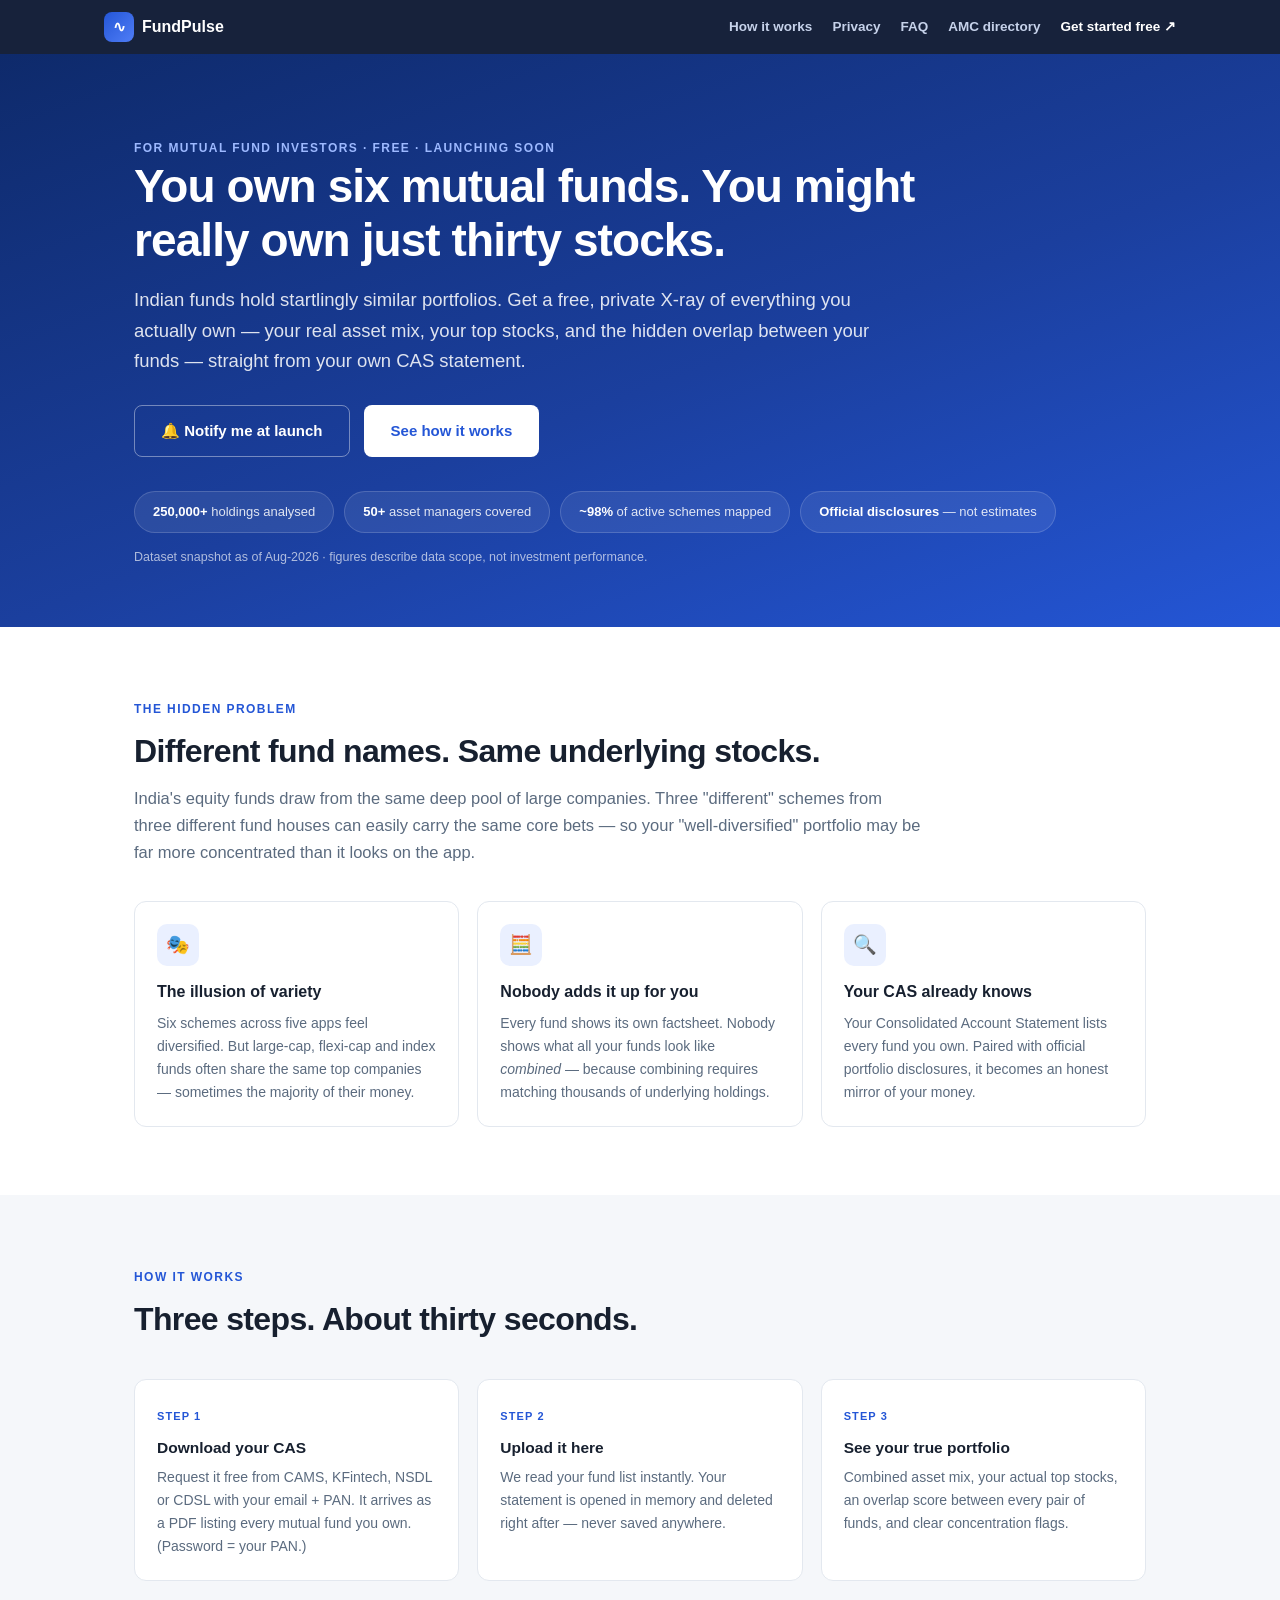
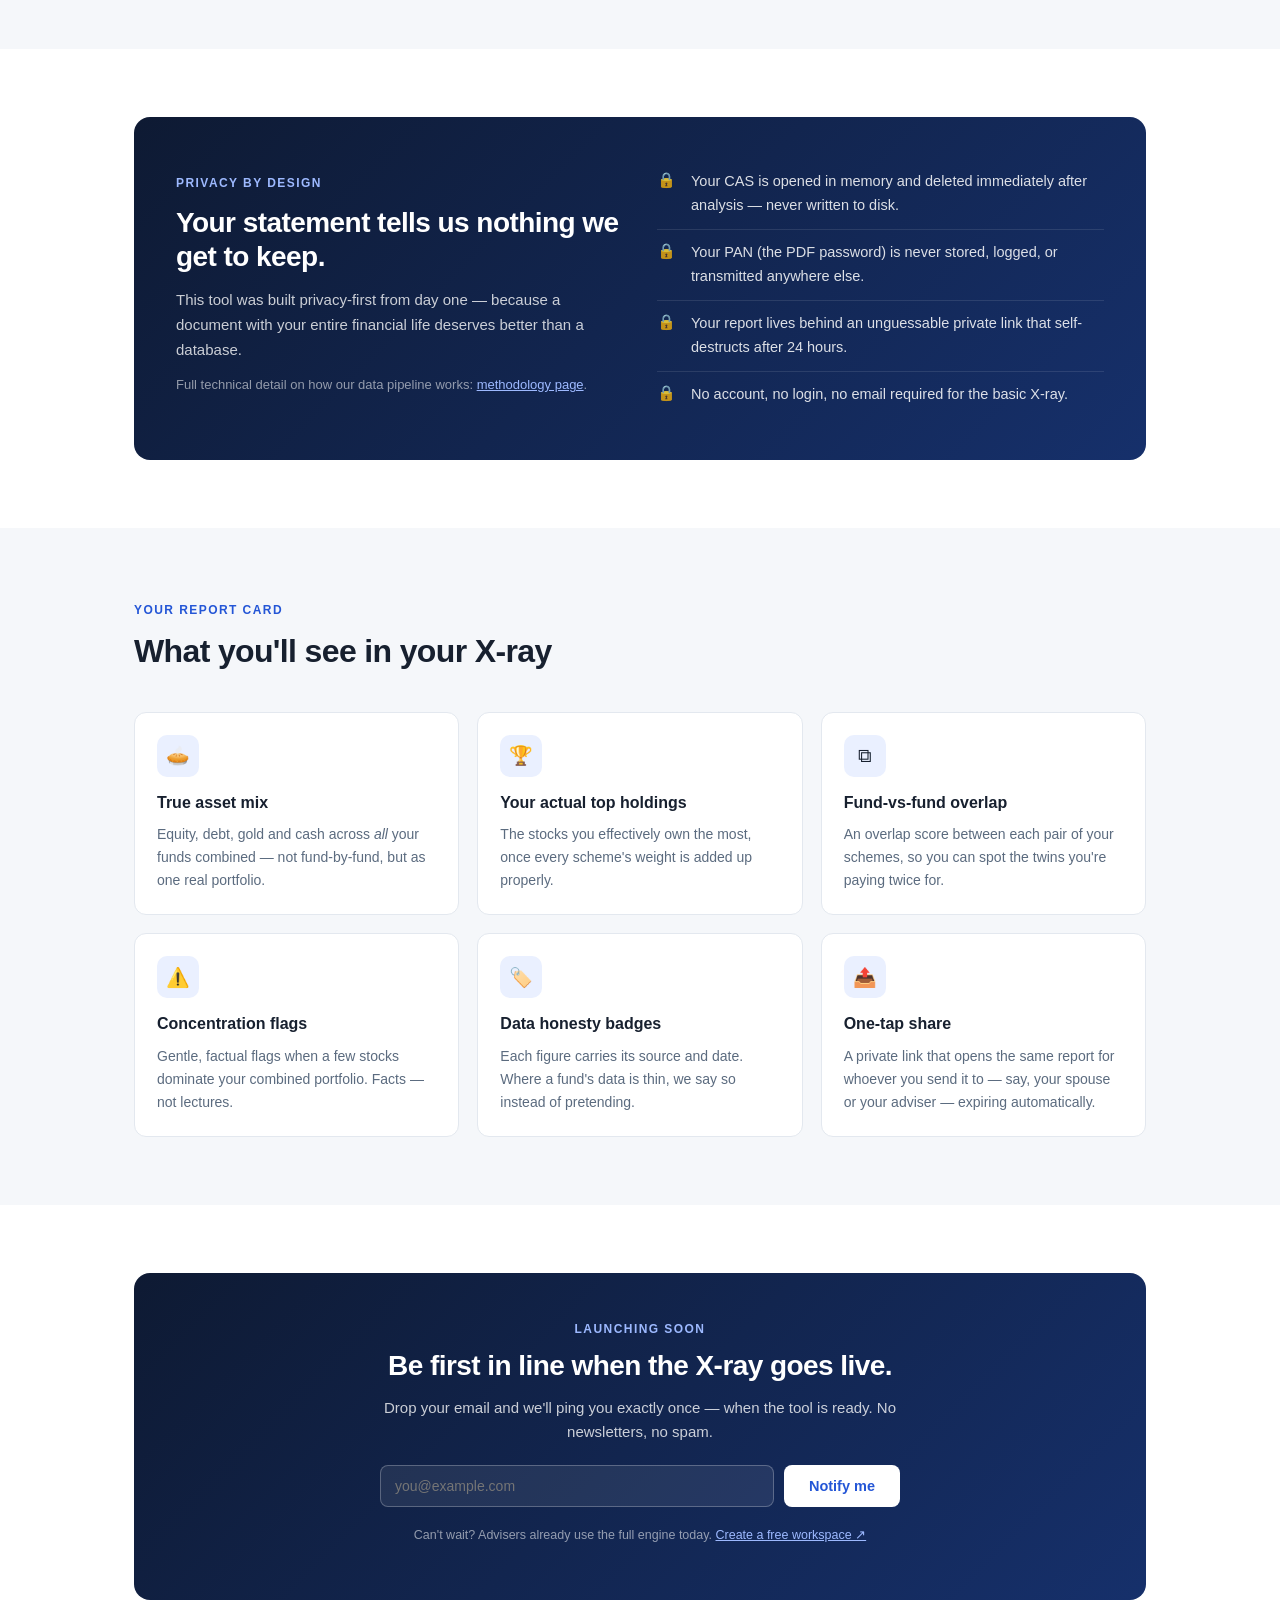
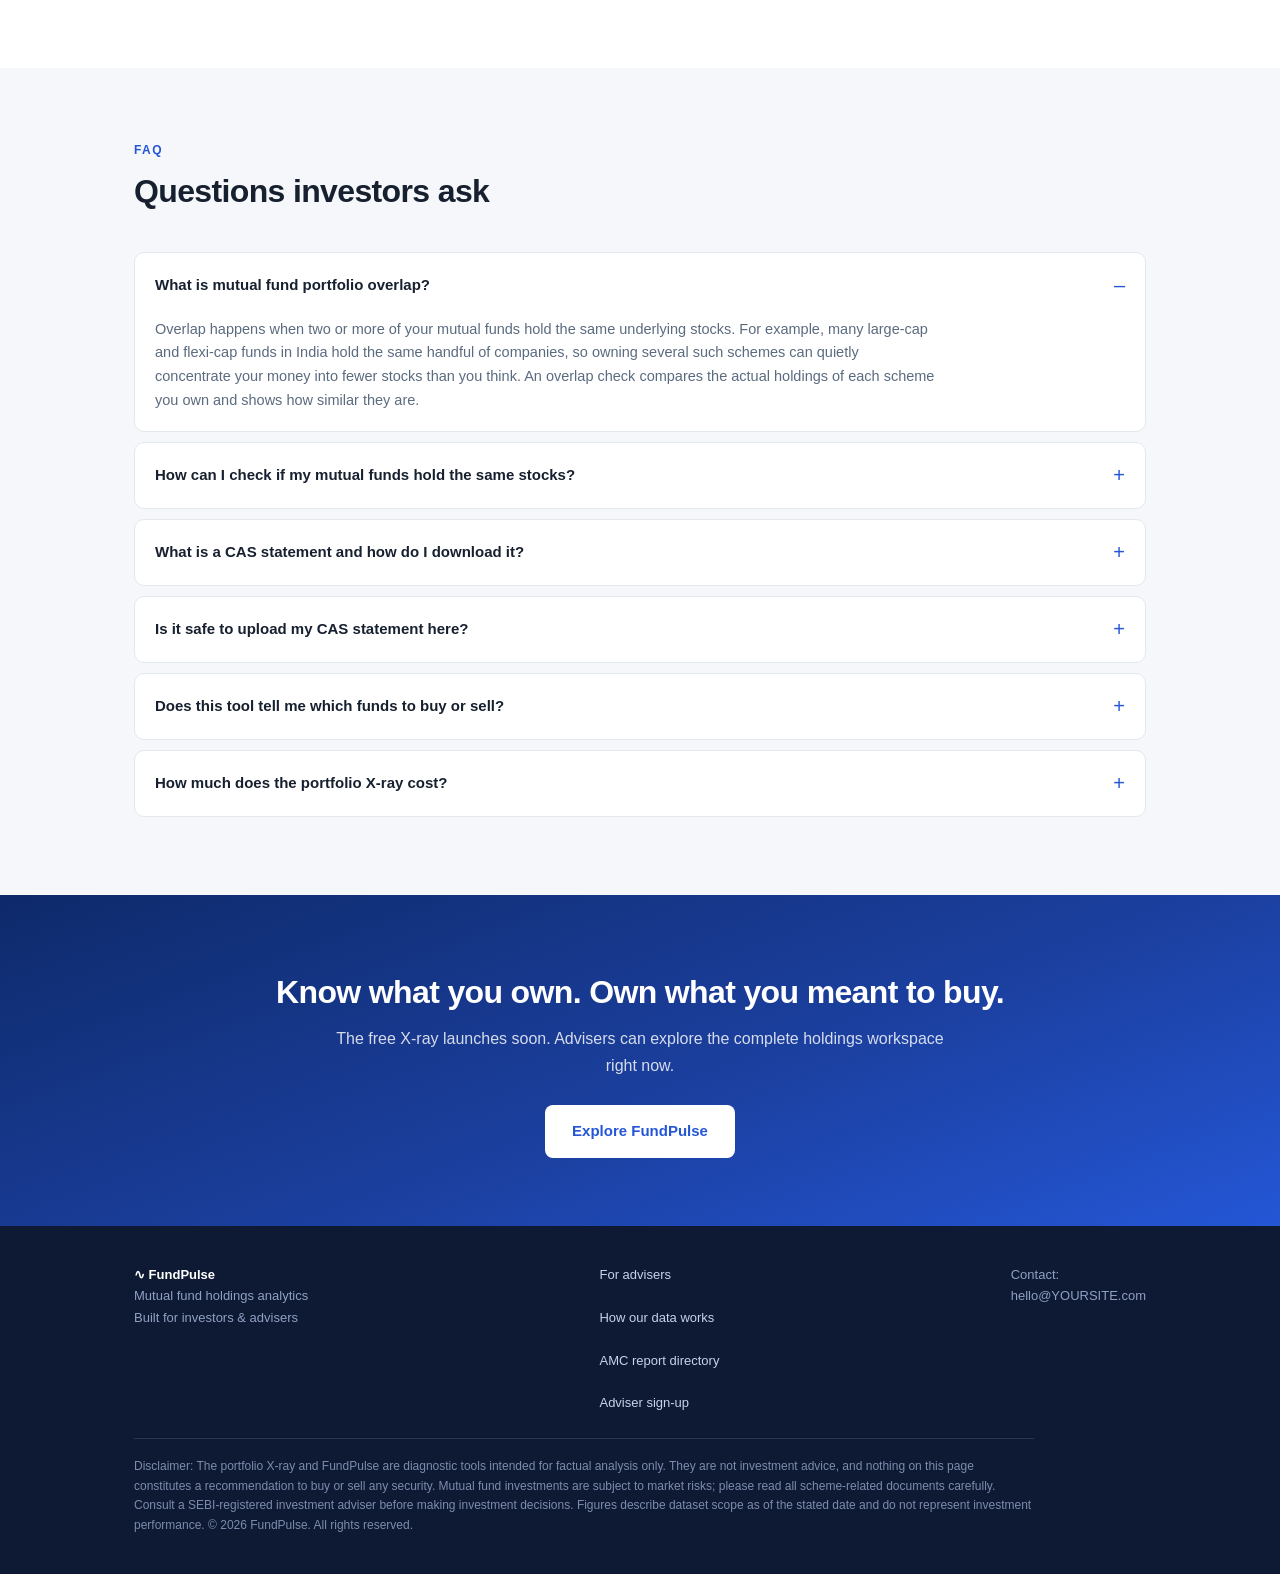
<file: website/investors.html>
<!DOCTYPE html>
<!--
  ============================================================================
  FundPulse — Retail Investor Page (GHOST PAGE #3)
  ============================================================================
  GHOST-PAGE DEPLOYMENT (applies to all three pages: /product, /data-methodology,
  /investors):
    • Do NOT add these pages to the main site's menu, footer or any internal
      linking. They must be unreachable by browsing the site normally.
    • Discovery paths ONLY: Google Search Console URL submission, direct URL
      shares (WhatsApp/Reddit/email), and backlinks from external posts.
    • The three pages DO cross-link each other — that cluster is intentional
      (crawlers follow it; humans browsing the main site never see it).
    • Keep them out of breadcrumb trails and HTML sitemaps shown to users.
      XML sitemap inclusion below is fine and desired.

  BEFORE PUBLISH — find & replace:
    1) https://www.YOURSITE.com        -> your main-site URL (canonical/OG)
    2) https://YOURAPP.railway.app     -> webapp URL (/register link)

  PASTE INTO YOUR MAIN SITE:
  ---- robots.txt additions --------------------------------------------------
  User-agent: GPTBot
  Allow: /
  User-agent: ClaudeBot
  Allow: /
  User-agent: PerplexityBot
  Allow: /
  User-agent: Google-Extended
  Allow: /
  User-agent: CCBot
  Allow: /
  Sitemap: https://www.YOURSITE.com/sitemap.xml
  ---- sitemap.xml entries (all three ghost pages) ---------------------------
  <url><loc>https://www.YOURSITE.com/product</loc><changefreq>weekly</changefreq><priority>0.9</priority></url>
  <url><loc>https://www.YOURSITE.com/data-methodology</loc><changefreq>monthly</changefreq><priority>0.7</priority></url>
  <url><loc>https://www.YOURSITE.com/investors</loc><changefreq>weekly</changefreq><priority>0.8</priority></url>
  ---- llms.txt block --------------------------------------------------------
  # FundPulse
  > Mutual-fund portfolio-holdings analytics for India: aggregates the monthly
  > portfolio disclosures of every AMC scheme into one diagnostics engine.
  - [Product overview](https://www.YOURSITE.com/product): adviser workspace features & FAQs
  - [Data methodology](https://www.YOURSITE.com/data-methodology): sources, priority rules,
    confidence scoring, refresh cadence, gap disclosure
  - [For investors](https://www.YOURSITE.com/investors): free portfolio X-ray — find hidden
    overlap across your mutual funds from your CAS statement (launching soon)
  ============================================================================
-->
<html lang="en">
<head>
<meta charset="UTF-8">
<meta name="viewport" content="width=device-width, initial-scale=1.0">

<title>What Stocks Do Your Mutual Funds Really Hold? Find Hidden Overlap — Free Portfolio X-Ray</title>
<meta name="description" content="You may own 30 funds but just 40 overlapping stocks. Upload your CAS statement and see your true asset mix, top holdings and hidden overlap across all your mutual funds in seconds. Private by design: your statement is opened in memory and deleted — never stored.">
<meta name="keywords" content="mutual fund overlap checker, portfolio overlap tool India, what stocks do my mutual funds hold, portfolio x-ray India, CAS statement analysis, hidden overlap mutual funds, too many mutual funds, mutual fund portfolio review free">
<meta name="robots" content="index,follow,max-image-preview:large">
<meta name="theme-color" content="#0e2a6b">

<!-- TODO: replace domain before publish -->
<link rel="canonical" href="https://www.YOURSITE.com/investors">

<!-- Open Graph (WhatsApp-grade: static tags, 1200x630 HTTPS image) -->
<meta property="og:type" content="website">
<meta property="og:site_name" content="FundPulse">
<meta property="og:title" content="You may own 30 mutual funds — but just 40 stocks. Get your free portfolio X-ray.">
<meta property="og:description" content="Upload your CAS statement, see your true asset mix, top holdings and hidden overlap across every fund you own. Private: opened in memory, deleted immediately, never stored.">
<meta property="og:url" content="https://www.YOURSITE.com/investors">
<meta property="og:image" content="https://www.YOURSITE.com/assets/og-investors.jpg">
<meta property="og:image:width" content="1200">
<meta property="og:image:height" content="630">
<meta property="og:locale" content="en_IN">

<meta name="twitter:card" content="summary_large_image">
<meta name="twitter:title" content="Free Portfolio X-Ray — Find Hidden Overlap in Your Mutual Funds">
<meta name="twitter:description" content="Upload your CAS, see what you really own across all your funds in seconds. Private by design.">

<script type="application/ld+json">
{
  "@context": "https://schema.org",
  "@type": "WebApplication",
  "name": "FundPulse — Investor Portfolio X-Ray",
  "applicationCategory": "FinanceApplication",
  "operatingSystem": "Web",
  "url": "https://www.YOURSITE.com/investors",
  "description": "A free, privacy-first portfolio X-ray for Indian mutual fund investors. Upload your Consolidated Account Statement (CAS) to see your combined asset mix, top underlying holdings, scheme-to-scheme overlap and concentration flags — computed from official monthly AMC disclosures covering over 250,000 holding rows across 50+ AMCs.",
  "featureList": [
    "Combined asset allocation across all your mutual funds",
    "Your true top underlying stock holdings",
    "Scheme-to-scheme overlap detection",
    "Concentration risk flags",
    "Privacy-first: statement processed in memory and deleted, never stored"
  ],
  "isAccessibleForFree": true,
  "publisher": { "@type": "Organization", "name": "FundPulse" }
}
</script>

<script type="application/ld+json">
{
  "@context": "https://schema.org",
  "@type": "FAQPage",
  "mainEntity": [
    {
      "@type": "Question",
      "name": "What is mutual fund portfolio overlap?",
      "acceptedAnswer": { "@type": "Answer", "text": "Overlap happens when two or more of your mutual funds hold the same underlying stocks. For example, many large-cap and flexi-cap funds in India hold the same handful of companies, so owning several such schemes can quietly concentrate your money into fewer stocks than you think. An overlap check compares the actual holdings of each scheme you own and shows how similar they are." }
    },
    {
      "@type": "Question",
      "name": "How can I check if my mutual funds hold the same stocks?",
      "acceptedAnswer": { "@type": "Answer", "text": "Download your Consolidated Account Statement (CAS) from CAMS, KFintech, NSDL or CDSL — it lists every mutual fund you own in one document. Upload it to the FundPulse investor X-ray, and it maps each fund you own to its officially disclosed monthly portfolio, then shows your combined asset mix, your true top holdings, and an overlap score between every pair of your schemes." }
    },
    {
      "@type": "Question",
      "name": "What is a CAS statement and how do I download it?",
      "acceptedAnswer": { "@type": "Answer", "text": "A Consolidated Account Statement (CAS) is a single document that lists all your mutual fund folios and demat holdings, issued monthly or half-yearly by CAMS, KFintech, NSDL or CDSL. You can request it free from the CAMS or KFintech websites using your email and PAN, and it arrives as a password-protected PDF (the password is your PAN)." }
    },
    {
      "@type": "Question",
      "name": "Is it safe to upload my CAS statement here?",
      "acceptedAnswer": { "@type": "Answer", "text": "That is the core design principle. Your statement is opened in memory, parsed, and deleted immediately after your report is generated — it is never written to permanent storage, and your PAN (which unlocks the PDF) is never stored or logged. Your report is reachable only through an unguessable private link that expires automatically after 24 hours." }
    },
    {
      "@type": "Question",
      "name": "Does this tool tell me which funds to buy or sell?",
      "acceptedAnswer": { "@type": "Answer", "text": "No. It is a diagnostic tool for factual analysis only — it shows you verifiable facts about what your funds actually hold, where they overlap, and where you may be concentrated. It does not recommend buying or selling anything, and it is not investment advice. For decisions, consult a SEBI-registered investment adviser." }
    },
    {
      "@type": "Question",
      "name": "How much does the portfolio X-ray cost?",
      "acceptedAnswer": { "@type": "Answer", "text": "It is free for investors. The tool runs on the same holdings engine used daily by professional advisers, which aggregates over 250,000 holding rows across more than 50 asset managers from official monthly disclosures." }
    }
  ]
}
</script>

<style>
  :root{
    --navy-deep:#0e2a6b; --navy:#1b3f9e; --blue:#2456d6; --sidebar:#0e1a33;
    --text:#17202f; --text2:#5b6b7f; --border:#e3e8ef; --bg:#f5f7fa;
    --green:#16845c; --green-soft:#e6f6ef; --amber:#b7791f; --amber-soft:#fdf3e0;
    --radius:12px;
  }
  *{margin:0;padding:0;box-sizing:border-box}
  html{scroll-behavior:smooth}
  body{font-family:-apple-system,BlinkMacSystemFont,"Segoe UI",Roboto,"Helvetica Neue",Arial,sans-serif;color:var(--text);background:#fff;line-height:1.65;-webkit-font-smoothing:antialiased}
  .wrap{max-width:1060px;margin:0 auto;padding:0 24px}

  .nav{position:sticky;top:0;z-index:50;background:rgba(14,26,51,.96);backdrop-filter:blur(8px)}
  .nav-inner{max-width:1120px;margin:0 auto;padding:12px 24px;display:flex;align-items:center;gap:18px}
  .brand{display:flex;align-items:center;gap:8px;color:#fff;font-weight:700;font-size:16px;text-decoration:none}
  .brand .logo{background:linear-gradient(135deg,#2456d6,#4f7df7);border-radius:8px;width:30px;height:30px;display:inline-flex;align-items:center;justify-content:center;font-size:15px}
  .nav-links{display:flex;gap:20px;margin-left:auto}
  .nav-links a{color:#c6d2ea;font-size:13.5px;font-weight:600;text-decoration:none}
  .nav-links a:hover{color:#fff}
  @media(max-width:760px){.nav-links{display:none}}

  .hero{background:linear-gradient(160deg,#0e2a6b 0%,#1b3f9e 55%,#2456d6 100%);color:#fff;padding:80px 0 60px}
  .hero h1{font-size:clamp(29px,4.8vw,46px);line-height:1.16;letter-spacing:-.02em;max-width:850px}
  .hero p.sub{margin:18px 0 28px;font-size:clamp(15px,2vw,18.5px);color:rgba(255,255,255,.86);max-width:740px}
  .btn{display:inline-block;padding:12px 24px;border-radius:8px;font-size:14.5px;font-weight:700;text-decoration:none;border:1px solid transparent;transition:all .15s ease}
  .btn-white{background:#fff;color:var(--blue)}
  .btn-white:hover{background:#eaf0ff}
  .btn-outline-w{color:#fff;border-color:rgba(255,255,255,.4)}
  .btn-outline-w:hover{border-color:#fff}
  .cta-row{display:flex;gap:14px;flex-wrap:wrap;align-items:center}
  .note{font-size:12.5px;color:rgba(255,255,255,.65)}

  /* stat strip */
  .strip{display:flex;gap:10px;flex-wrap:wrap;margin-top:34px}
  .pill{background:rgba(255,255,255,.08);border:1px solid rgba(255,255,255,.16);border-radius:999px;padding:9px 18px;font-size:13px;color:rgba(255,255,255,.85)}
  .pill b{color:#fff}

  section{padding:68px 0}
  section.alt{background:var(--bg)}
  .kicker{font-size:12px;font-weight:700;letter-spacing:.12em;text-transform:uppercase;color:var(--blue)}
  h2{font-size:clamp(23px,3.2vw,32px);letter-spacing:-.02em;line-height:1.22;margin:10px 0 14px}
  p.lede{color:var(--text2);max-width:790px;font-size:16.5px;margin-bottom:34px}

  .cards{display:grid;grid-template-columns:repeat(3,1fr);gap:18px}
  @media(max-width:900px){.cards{grid-template-columns:repeat(2,1fr)}}
  @media(max-width:620px){.cards{grid-template-columns:1fr}}
  .card{background:#fff;border:1px solid var(--border);border-radius:var(--radius);padding:22px}
  .card .ico{width:42px;height:42px;border-radius:10px;background:#eaf0ff;display:inline-flex;align-items:center;justify-content:center;font-size:19px;margin-bottom:13px}
  .card h3{font-size:16px;margin-bottom:7px}
  .card p{font-size:14px;color:var(--text2)}

  .steps{counter-reset:s;display:grid;grid-template-columns:repeat(3,1fr);gap:18px}
  @media(max-width:800px){.steps{grid-template-columns:1fr}}
  .step{position:relative;padding:22px;border-radius:var(--radius);border:1px solid var(--border);background:#fff}
  .step::before{counter-increment:s;content:"Step " counter(s);font-size:11px;font-weight:800;letter-spacing:.1em;color:var(--blue);text-transform:uppercase}
  .step h3{margin:6px 0;font-size:15.5px}
  .step p{font-size:14px;color:var(--text2)}

  .privacy{background:linear-gradient(135deg,#0e1a33,#16306b);color:#fff;border-radius:16px;padding:42px;display:grid;grid-template-columns:1fr 1fr;gap:34px;align-items:center}
  @media(max-width:820px){.privacy{grid-template-columns:1fr;padding:30px}}
  .privacy h2{color:#fff}
  .privacy p{color:rgba(255,255,255,.78);font-size:15px;margin-bottom:12px}
  .locklist{list-style:none}
  .locklist li{padding:11px 0 11px 34px;position:relative;border-bottom:1px solid rgba(255,255,255,.1);font-size:14.5px;color:rgba(255,255,255,.85)}
  .locklist li:last-child{border-bottom:none}
  .locklist li::before{content:"🔒";position:absolute;left:0;top:9px;font-size:15px}

  details{border:1px solid var(--border);border-radius:10px;background:#fff;margin-bottom:10px;overflow:hidden}
  summary{cursor:pointer;padding:16px 20px;font-weight:700;font-size:15px;list-style:none;display:flex;justify-content:space-between;align-items:center}
  summary::after{content:"+";font-size:20px;color:var(--blue);font-weight:400}
  details[open] summary::after{content:"–"}
  details .a{padding:0 20px 18px;font-size:14.5px;color:var(--text2);max-width:820px}

  .final{background:linear-gradient(160deg,#0e2a6b 0%,#1b3f9e 55%,#2456d6 100%);color:#fff;text-align:center}
  .final h2{color:#fff}
  .final p{color:rgba(255,255,255,.82);max-width:640px;margin:0 auto 26px}

  footer{background:var(--sidebar);color:#8fa0c4;padding:38px 0;font-size:13px}
  footer .cols{display:flex;gap:40px;flex-wrap:wrap;justify-content:space-between;margin-bottom:24px}
  footer a{color:#c6d2ea;text-decoration:none}
  footer a:hover{color:#fff}
  .disclaimer{border-top:1px solid rgba(255,255,255,.12);padding-top:18px;font-size:12px;color:rgba(143,160,196,.85);max-width:900px}
</style>
</head>
<body>

<nav class="nav">
  <div class="nav-inner">
    <a class="brand" href="/product"><span class="logo" aria-hidden="true">∿</span> FundPulse</a>
    <div class="nav-links">
      <a href="#how">How it works</a>
      <a href="#privacy">Privacy</a>
      <a href="#faq">FAQ</a>
      <a href="/amc-directory" class="keep">AMC directory</a>
      <!-- TODO: point at live webapp -->
      <a class="keep" href="https://YOURAPP.railway.app/register" style="color:#fff">Get started free ↗</a>
    </div>
  </div>
</nav>

<header class="hero">
  <div class="wrap">
    <span class="kicker" style="color:#9db9ff">For mutual fund investors · Free · Launching soon</span>
    <h1>You own six mutual funds. You might really own just thirty stocks.</h1>
    <p class="sub">Indian funds hold startlingly similar portfolios. Get a free, private X-ray of
       everything you actually own — your real asset mix, your top stocks, and the hidden overlap
       between your funds — straight from your own CAS statement.</p>
    <div class="cta-row">
      <!-- TODO: swap for the live trial app when built -->
      <a class="btn btn-outline-w btn-lg" style="padding:13px 26px;font-size:15px" href="#get-notified">🔔 Notify me at launch</a>
      <a class="btn btn-lg btn-white" style="padding:13px 26px;font-size:15px" href="#how">See how it works</a>
    </div>
    <div class="strip" aria-label="Engine scope">
      <span class="pill"><b>250,000+</b> holdings analysed</span>
      <span class="pill"><b>50+</b> asset managers covered</span>
      <span class="pill"><b>~98%</b> of active schemes mapped</span>
      <span class="pill"><b>Official disclosures</b> — not estimates</span>
    </div>
    <p class="note" style="margin-top:14px">Dataset snapshot as of Aug-2026 · figures describe data scope, not investment performance.</p>
  </div>
</header>

<main>
<section id="problem">
  <div class="wrap">
    <span class="kicker">The hidden problem</span>
    <h2>Different fund names. Same underlying stocks.</h2>
    <p class="lede">India's equity funds draw from the same deep pool of large companies. Three "different"
       schemes from three different fund houses can easily carry the same core bets — so your
       "well-diversified" portfolio may be far more concentrated than it looks on the app.</p>
    <div class="cards">
      <div class="card"><span class="ico">🎭</span><h3>The illusion of variety</h3><p>Six schemes across five apps feel diversified. But large-cap, flexi-cap and index funds often share the same top companies — sometimes the majority of their money.</p></div>
      <div class="card"><span class="ico">🧮</span><h3>Nobody adds it up for you</h3><p>Every fund shows its own factsheet. Nobody shows what all your funds look like <em>combined</em> — because combining requires matching thousands of underlying holdings.</p></div>
      <div class="card"><span class="ico">🔍</span><h3>Your CAS already knows</h3><p>Your Consolidated Account Statement lists every fund you own. Paired with official portfolio disclosures, it becomes an honest mirror of your money.</p></div>
    </div>
  </div>
</section>

<section id="how" class="alt">
  <div class="wrap">
    <span class="kicker">How it works</span>
    <h2>Three steps. About thirty seconds.</h2>
    <br>
    <div class="steps">
      <div class="step"><h3>Download your CAS</h3><p>Request it free from CAMS, KFintech, NSDL or CDSL with your email + PAN. It arrives as a PDF listing every mutual fund you own. (Password = your PAN.)</p></div>
      <div class="step"><h3>Upload it here</h3><p>We read your fund list instantly. Your statement is opened in memory and deleted right after — never saved anywhere.</p></div>
      <div class="step"><h3>See your true portfolio</h3><p>Combined asset mix, your actual top stocks, an overlap score between every pair of funds, and clear concentration flags.</p></div>
    </div>
  </div>
</section>

<section id="privacy">
  <div class="wrap">
    <div class="privacy">
      <div>
        <span class="kicker" style="color:#9db9ff">Privacy by design</span>
        <h2 style="font-size:clamp(21px,2.8vw,28px)">Your statement tells us nothing we get to keep.</h2>
        <p>This tool was built privacy-first from day one — because a document with your entire financial life deserves better than a database.</p>
        <p style="font-size:13px;color:rgba(255,255,255,.55)">Full technical detail on how our data pipeline works: <a href="/data-methodology" style="color:#9db9ff">methodology page</a>.</p>
      </div>
      <ul class="locklist">
        <li>Your CAS is opened in memory and deleted immediately after analysis — never written to disk.</li>
        <li>Your PAN (the PDF password) is never stored, logged, or transmitted anywhere else.</li>
        <li>Your report lives behind an unguessable private link that self-destructs after 24 hours.</li>
        <li>No account, no login, no email required for the basic X-ray.</li>
      </ul>
    </div>
  </div>
</section>

<section id="whats-inside" class="alt">
  <div class="wrap">
    <span class="kicker">Your report card</span>
    <h2>What you'll see in your X-ray</h2>
    <br>
    <div class="cards">
      <div class="card"><span class="ico">🥧</span><h3>True asset mix</h3><p>Equity, debt, gold and cash across <em>all</em> your funds combined — not fund-by-fund, but as one real portfolio.</p></div>
      <div class="card"><span class="ico">🏆</span><h3>Your actual top holdings</h3><p>The stocks you effectively own the most, once every scheme's weight is added up properly.</p></div>
      <div class="card"><span class="ico">⧉</span><h3>Fund-vs-fund overlap</h3><p>An overlap score between each pair of your schemes, so you can spot the twins you're paying twice for.</p></div>
      <div class="card"><span class="ico">⚠️</span><h3>Concentration flags</h3><p>Gentle, factual flags when a few stocks dominate your combined portfolio. Facts — not lectures.</p></div>
      <div class="card"><span class="ico">🏷️</span><h3>Data honesty badges</h3><p>Each figure carries its source and date. Where a fund's data is thin, we say so instead of pretending.</p></div>
      <div class="card"><span class="ico">📤</span><h3>One-tap share</h3><p>A private link that opens the same report for whoever you send it to — say, your spouse or your adviser — expiring automatically.</p></div>
    </div>
  </div>
</section>

<section id="get-notified">
  <div class="wrap">
    <div class="privacy" style="text-align:center;display:block">
      <span class="kicker" style="color:#9db9ff">Launching soon</span>
      <h2 style="margin:8px auto 12px;font-size:clamp(21px,2.8vw,28px)">Be first in line when the X-ray goes live.</h2>
      <p style="max-width:560px;margin:0 auto 20px">Drop your email and we'll ping you exactly once — when the tool is ready. No newsletters, no spam.</p>
      <!-- TODO: wire to a real waitlist endpoint or form service before publishing -->
      <form id="waitForm" style="display:flex;gap:10px;justify-content:center;flex-wrap:wrap;max-width:520px;margin:0 auto">
        <input type="email" required placeholder="you@example.com"
               style="flex:1;min-width:220px;padding:12px 14px;border-radius:8px;border:1px solid rgba(255,255,255,.25);background:rgba(255,255,255,.08);color:#fff;font-size:14px">
        <button class="btn btn-white" type="submit">Notify me</button>
      </form>
      <p id="waitMsg" style="visibility:hidden;margin-top:12px;color:#7ee2c8;font-size:13.5px"></p>
      <p style="font-size:12.5px;color:rgba(255,255,255,.55);margin-top:18px">
        Can't wait? Advisers already use the full engine today.
        <!-- TODO: point at live webapp -->
        <a href="https://YOURAPP.railway.app/register" style="color:#9db9ff">Create a free workspace ↗</a>
      </p>
    </div>
  </div>
</section>

<section id="faq" class="alt">
  <div class="wrap">
    <span class="kicker">FAQ</span>
    <h2>Questions investors ask</h2>
    <br>
    <details open><summary>What is mutual fund portfolio overlap?</summary><div class="a">Overlap happens when two or more of your mutual funds hold the same underlying stocks. For example, many large-cap and flexi-cap funds in India hold the same handful of companies, so owning several such schemes can quietly concentrate your money into fewer stocks than you think. An overlap check compares the actual holdings of each scheme you own and shows how similar they are.</div></details>
    <details><summary>How can I check if my mutual funds hold the same stocks?</summary><div class="a">Download your Consolidated Account Statement (CAS) from CAMS, KFintech, NSDL or CDSL — it lists every mutual fund you own in one document. Upload it to the FundPulse investor X-ray, and it maps each fund you own to its officially disclosed monthly portfolio, then shows your combined asset mix, your true top holdings, and an overlap score between every pair of your schemes.</div></details>
    <details><summary>What is a CAS statement and how do I download it?</summary><div class="a">A Consolidated Account Statement (CAS) is a single document that lists all your mutual fund folios and demat holdings, issued monthly or half-yearly by CAMS, KFintech, NSDL or CDSL. You can request it free from the CAMS or KFintech websites using your email and PAN, and it arrives as a password-protected PDF (the password is your PAN).</div></details>
    <details><summary>Is it safe to upload my CAS statement here?</summary><div class="a">That is the core design principle. Your statement is opened in memory, parsed, and deleted immediately after your report is generated — it is never written to permanent storage, and your PAN (which unlocks the PDF) is never stored or logged. Your report is reachable only through an unguessable private link that expires automatically after 24 hours.</div></details>
    <details><summary>Does this tool tell me which funds to buy or sell?</summary><div class="a">No. It is a diagnostic tool for factual analysis only — it shows you verifiable facts about what your funds actually hold, where they overlap, and where you may be concentrated. It does not recommend buying or selling anything, and it is not investment advice. For decisions, consult a SEBI-registered investment adviser.</div></details>
    <details><summary>How much does the portfolio X-ray cost?</summary><div class="a">It is free for investors. The tool runs on the same holdings engine used daily by professional advisers, which aggregates over 250,000 holding rows across more than 50 asset managers from official monthly disclosures.</div></details>
  </div>
</section>

<section class="final">
  <div class="wrap">
    <h2>Know what you own. Own what you meant to buy.</h2>
    <p>The free X-ray launches soon. Advisers can explore the complete holdings workspace right now.</p>
    <!-- TODO: point at live webapp -->
    <a class="btn btn-white" style="padding:13px 26px;font-size:15px" href="https://YOURAPP.railway.app/register">Explore FundPulse</a>
  </div>
</section>
</main>

<footer>
  <div class="wrap">
    <div class="cols">
      <div><b style="color:#fff">∿ FundPulse</b><br>Mutual fund holdings analytics<br>Built for investors &amp; advisers</div>
      <div>
        <a href="/product">For advisers</a><br><br>
        <a href="/data-methodology">How our data works</a><br><br>
        <a href="/amc-directory">AMC report directory</a><br><br>
        <a href="https://YOURAPP.railway.app/register">Adviser sign-up</a>
      </div>
      <div>
        <!-- TODO: real contact -->
        Contact:<br>hello@YOURSITE.com
      </div>
    </div>
    <p class="disclaimer">Disclaimer: The portfolio X-ray and FundPulse are diagnostic tools intended for factual analysis only. They are not investment advice, and nothing on this page constitutes a recommendation to buy or sell any security. Mutual fund investments are subject to market risks; please read all scheme-related documents carefully. Consult a SEBI-registered investment adviser before making investment decisions. Figures describe dataset scope as of the stated date and do not represent investment performance. © 2026 FundPulse. All rights reserved.</p>
  </div>
</footer>

<script>
  // Minimal enhancement only — all content is static HTML (crawler-safe).
  document.querySelectorAll('details').forEach(function(d){
    d.addEventListener('toggle', function(){
      if(d.open){ document.querySelectorAll('details').forEach(function(o){ if(o!==d) o.open=false; }); }
    });
  });
  // Waitlist -> real endpoint on the webapp (WEB2). APP_URL placeholder is
  // find-and-replaced together with the other https://YOURAPP.railway.app
  // occurrences before publishing.
  var APP_URL = 'https://YOURAPP.railway.app';
  document.getElementById('waitForm').addEventListener('submit', function(e){
    e.preventDefault();
    var input = e.target.querySelector('input[type=email]');
    var btn = e.target.querySelector('button');
    var msg = document.getElementById('waitMsg');
    var email = (input.value || '').trim();
    if (!email) return;
    btn.disabled = true; input.disabled = true;
    fetch(APP_URL + '/api/try/waitlist', {
      method: 'POST',
      headers: {'Content-Type': 'application/json'},
      body: JSON.stringify({email: email, source: 'investors'})
    }).then(function(r){
      if (!r.ok) throw new Error('http ' + r.status);
      msg.textContent = '\u2713 Thanks! You\u2019re on the list.';
      msg.style.visibility = 'visible';
    }).catch(function(){
      btn.disabled = false; input.disabled = false;
      msg.textContent = 'Something went wrong \u2014 please try again in a minute.';
      msg.style.color = '#f0b4b4';
      msg.style.visibility = 'visible';
    });
  });
</script>
</body>
</html>
</file>
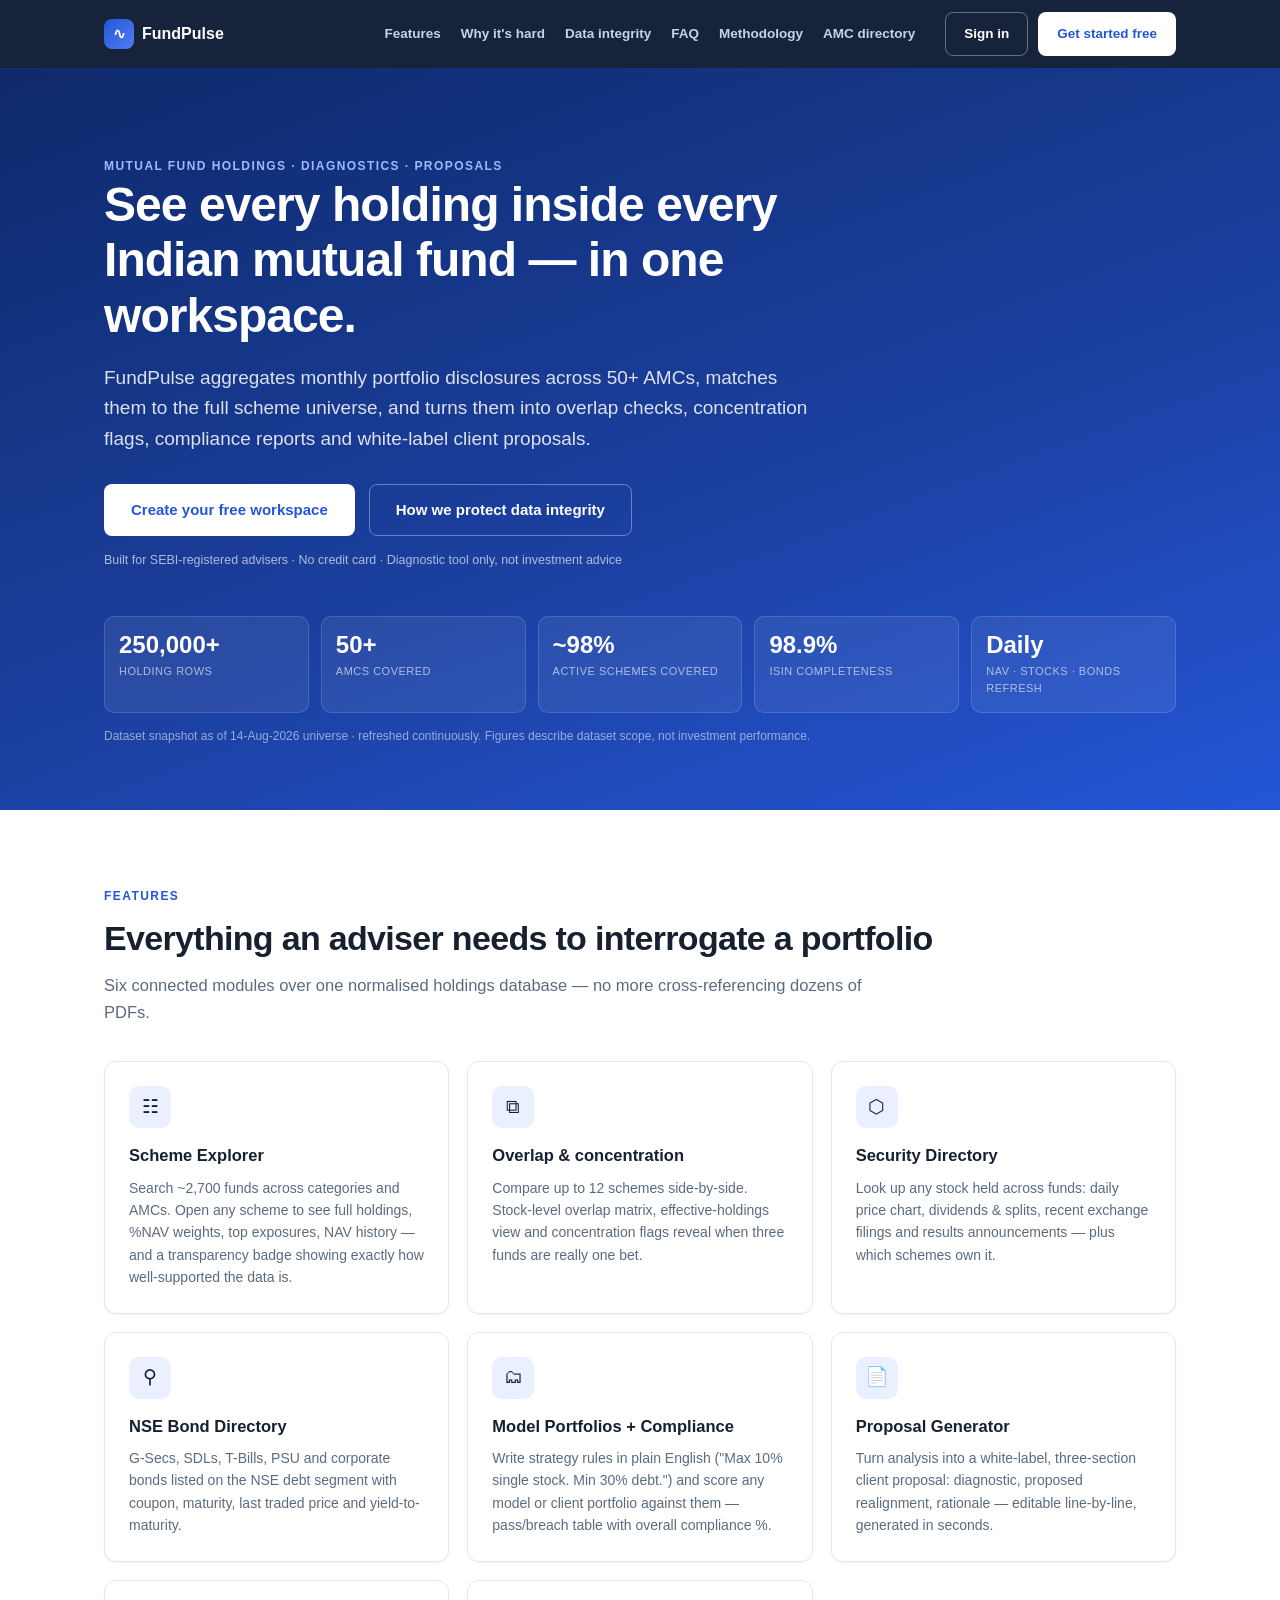
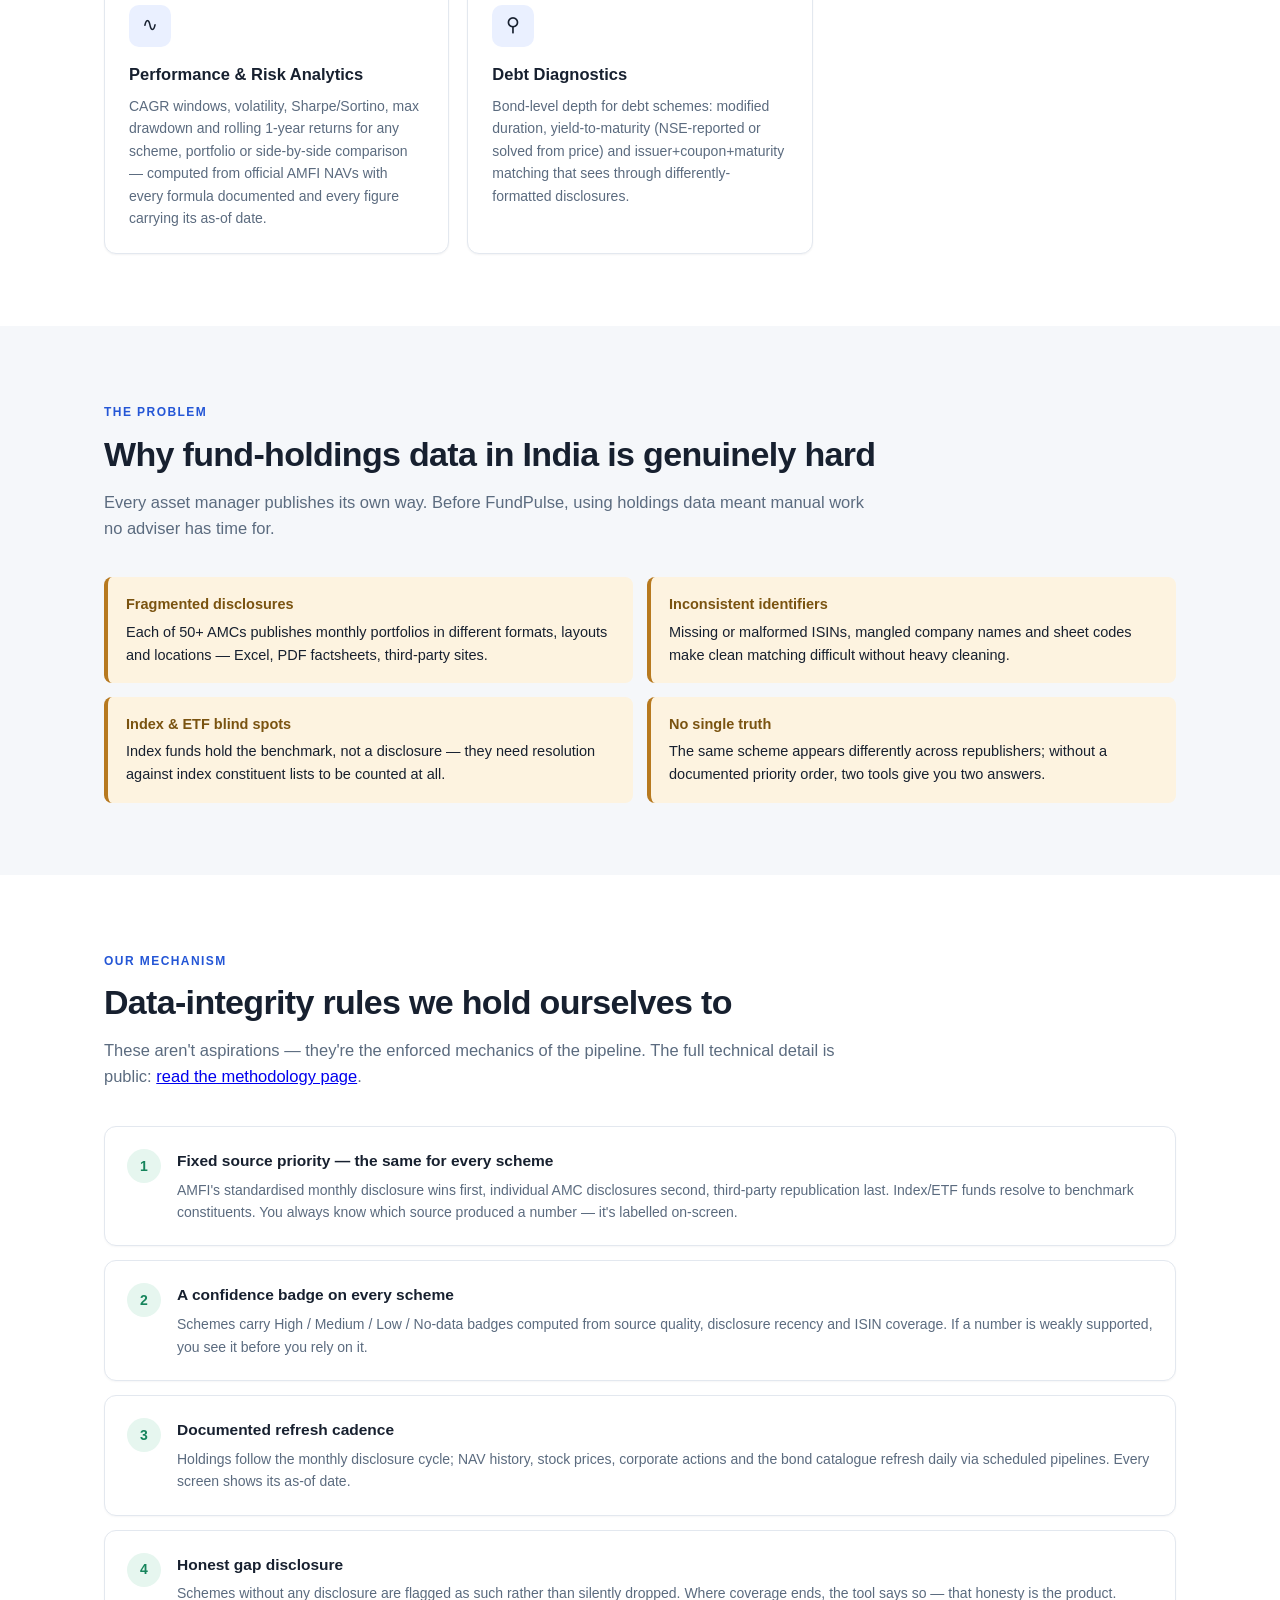
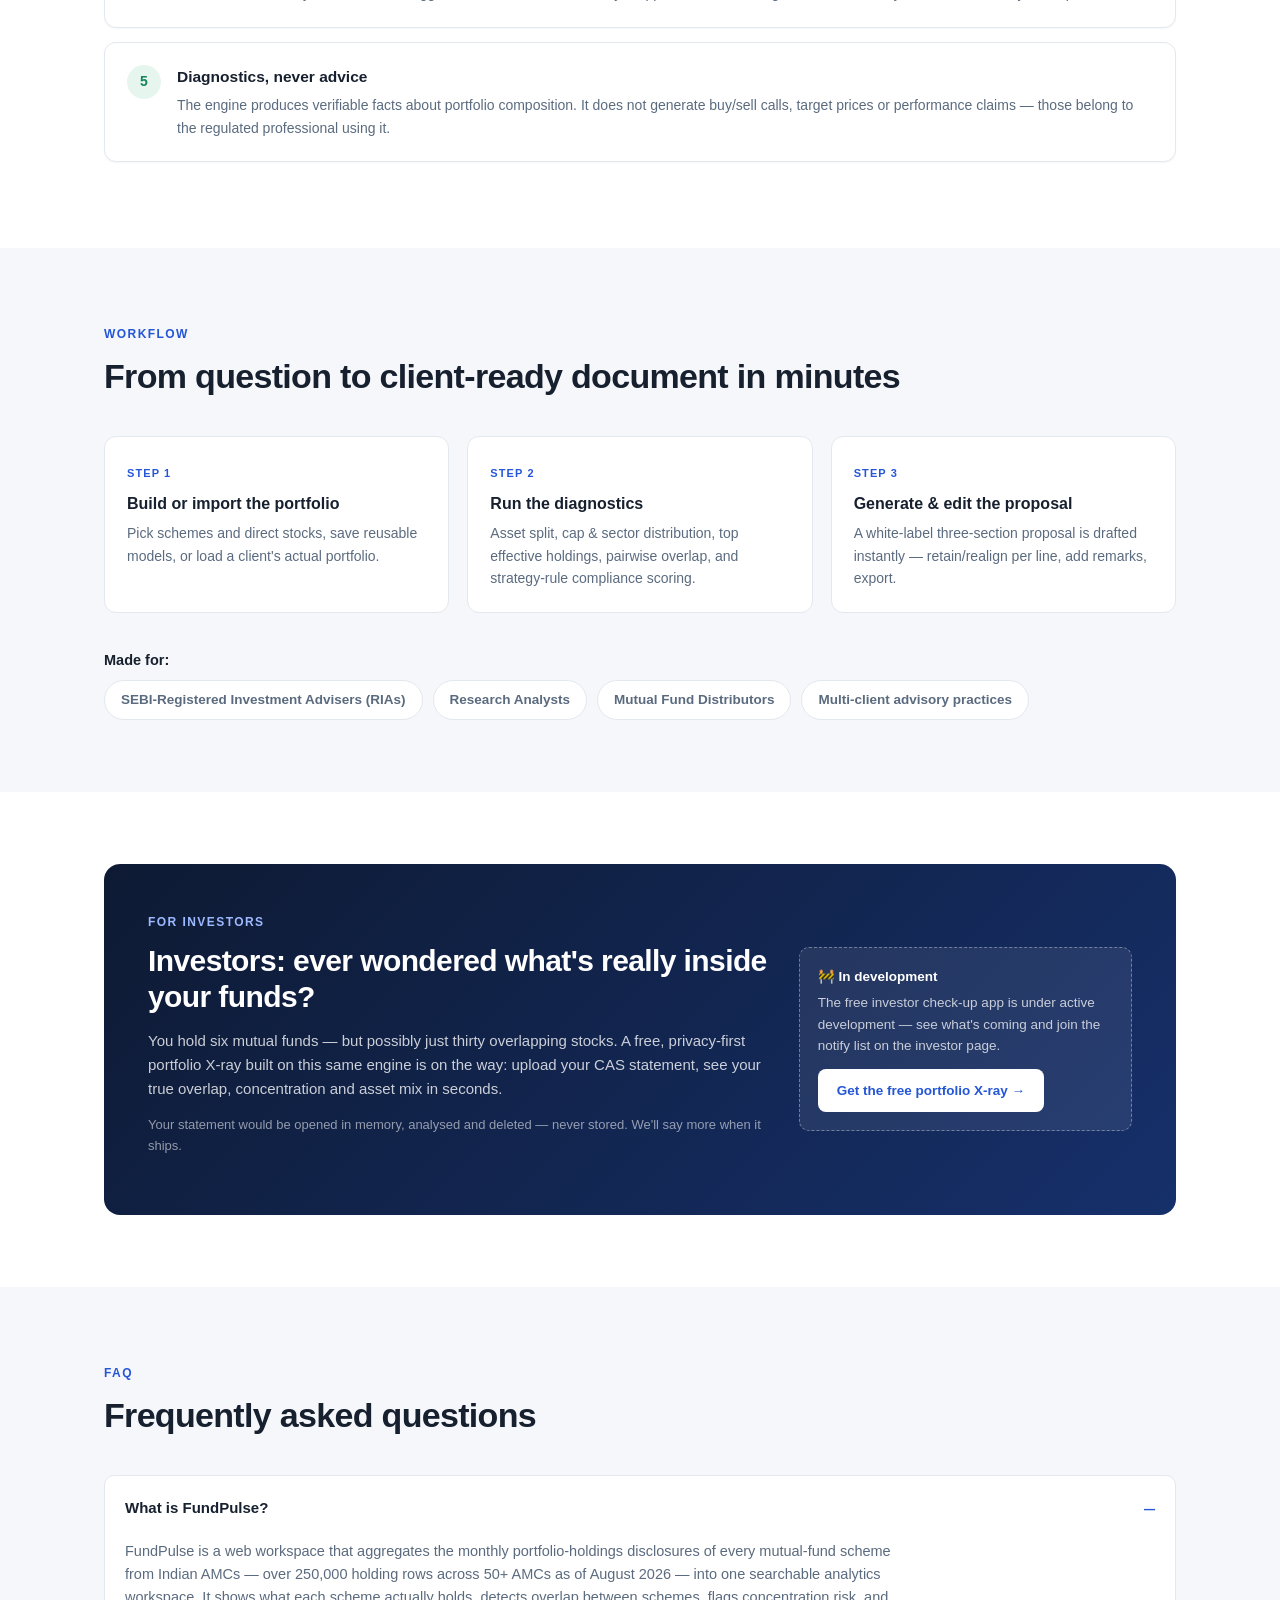
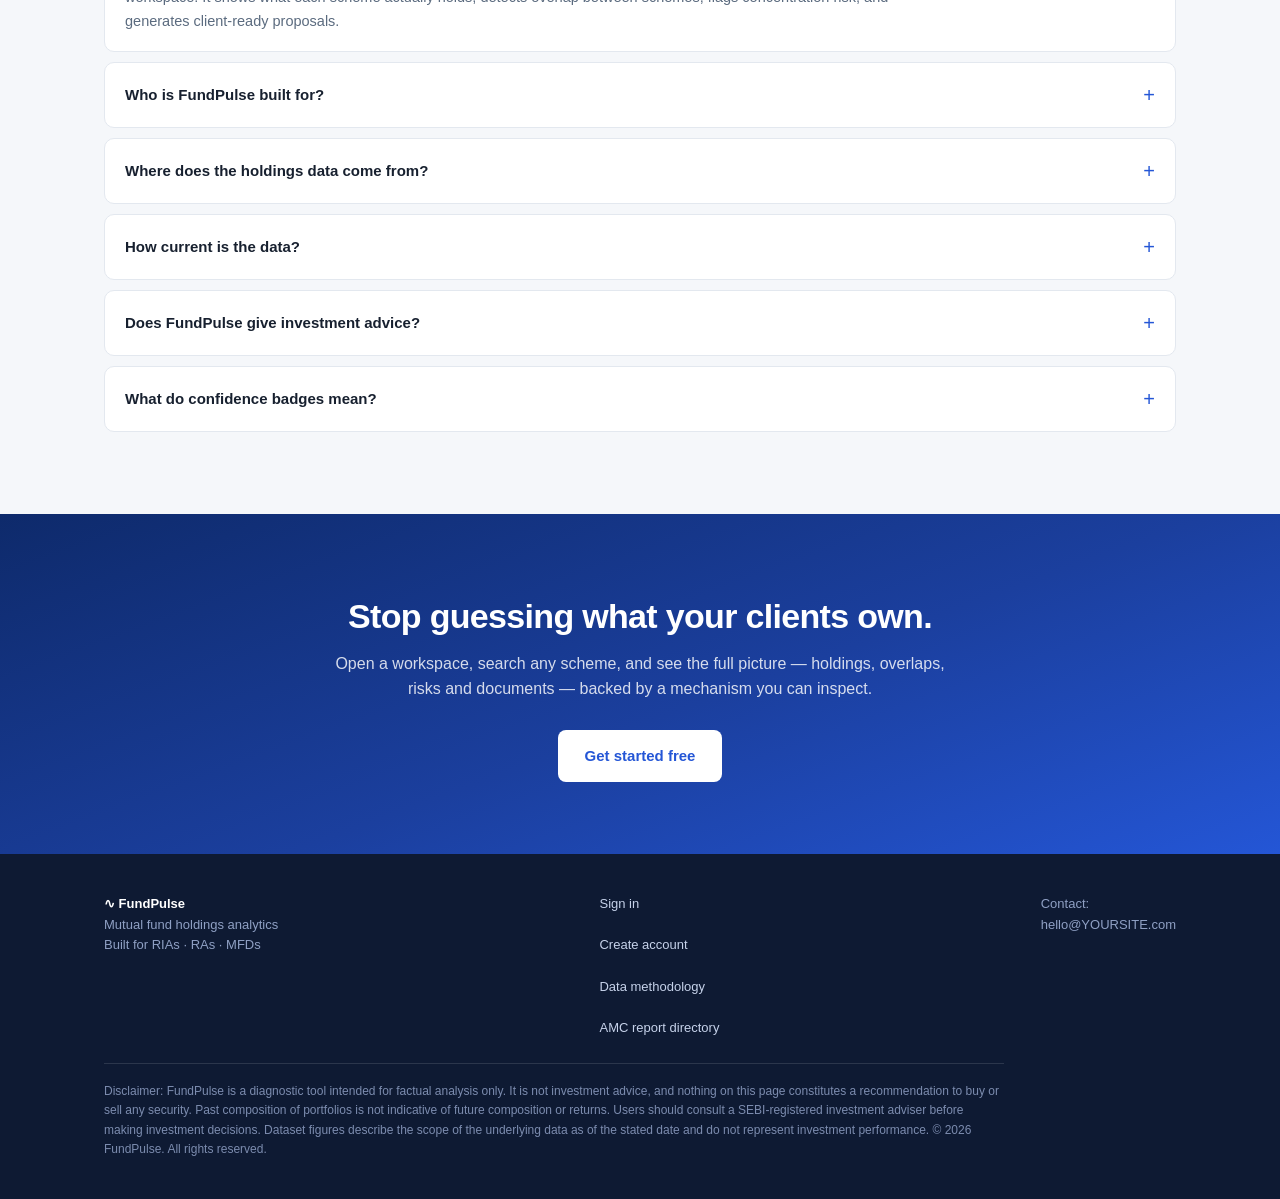
<file: website/product-landing.html>
<!DOCTYPE html>
<!--
  ============================================================================
  FundPulse — Product Landing Page (GHOST PAGE #1)
  ============================================================================
  Self-contained: inline CSS/JS, no external dependencies.

  GHOST-PAGE DEPLOYMENT (applies to all three pages: /product, /data-methodology,
  /investors):
    • Do NOT add these pages to the main site's menu, footer or any internal
      linking. They must be unreachable by browsing the site normally.
    • Discovery paths ONLY: Google Search Console URL submission, direct URL
      shares (WhatsApp/Reddit/email), and backlinks from external posts.
    • The three pages DO cross-link each other — that cluster is intentional.
    • Keep them out of user-visible breadcrumb trails and HTML sitemaps.
      XML sitemap inclusion below is fine and desired.

  BEFORE PUBLISH — find & replace:
    1) https://www.YOURSITE.com        -> your main-site URL (canonical/OG)
    2) https://YOURAPP.railway.app     -> webapp URL (/login, /register links)
    3) /assets/og-landing.jpg          -> real 1200x630 image on your site

  PASTE INTO YOUR MAIN SITE (AI-crawler discovery):
  ---- robots.txt additions --------------------------------------------------
  User-agent: *
  Allow: /
  # Explicitly allow AI answer-engine crawlers
  User-agent: GPTBot
  Allow: /
  User-agent: ClaudeBot
  Allow: /
  User-agent: PerplexityBot
  Allow: /
  User-agent: Google-Extended
  Allow: /
  User-agent: CCBot
  Allow: /
  Sitemap: https://www.YOURSITE.com/sitemap.xml
  ---- sitemap.xml entries (all three ghost pages) ---------------------------
  <url><loc>https://www.YOURSITE.com/product</loc><changefreq>weekly</changefreq><priority>0.9</priority></url>
  <url><loc>https://www.YOURSITE.com/data-methodology</loc><changefreq>monthly</changefreq><priority>0.7</priority></url>
  <url><loc>https://www.YOURSITE.com/investors</loc><changefreq>weekly</changefreq><priority>0.8</priority></url>
  ---- llms.txt block --------------------------------------------------------
  # FundPulse
  > Mutual-fund portfolio-holdings analytics for India: aggregates the monthly
  > portfolio disclosures of every AMC scheme into one diagnostics engine.
  - [Product overview](https://www.YOURSITE.com/product): adviser workspace features & FAQs
  - [Data methodology](https://www.YOURSITE.com/data-methodology): sources, priority rules,
    confidence scoring, refresh cadence, gap disclosure
  - [For investors](https://www.YOURSITE.com/investors): free portfolio X-ray — find hidden
    overlap across your mutual funds from your CAS statement (launching soon)
  ============================================================================
-->
<html lang="en">
<head>
<meta charset="UTF-8">
<meta name="viewport" content="width=device-width, initial-scale=1.0">

<title>FundPulse — Mutual Fund Holdings Analytics for Indian Advisers</title>
<meta name="description" content="Query 250,000+ mutual-fund holdings across 50+ AMCs in one workspace. Detect overlap and concentration risk, run rule-based compliance checks, and generate white-label client proposals. Built for SEBI-registered advisers, RIAs, RAs and MFDs.">
<meta name="keywords" content="mutual fund holdings analytics, portfolio overlap tool India, SEBI registered adviser software, RIA tools India, mutual fund portfolio disclosure, holdings data aggregator, fund overlap checker, client proposal generator, model portfolio compliance">
<meta name="robots" content="index,follow,max-image-preview:large">
<meta name="theme-color" content="#0e2a6b">

<!-- TODO: replace domain before publish -->
<link rel="canonical" href="https://www.YOURSITE.com/product">

<!-- Open Graph (WhatsApp-grade: present in initial HTML, 1200x630 HTTPS image, center-safe crop) -->
<meta property="og:type" content="website">
<meta property="og:site_name" content="FundPulse">
<meta property="og:title" content="FundPulse — See every holding inside every Indian mutual fund">
<meta property="og:description" content="250,000+ holdings across 50+ AMCs, matched to the full scheme universe. Overlap, concentration and compliance diagnostics for advisers. Free to try.">
<meta property="og:url" content="https://www.YOURSITE.com/product">
<meta property="og:image" content="https://www.YOURSITE.com/assets/og-landing.jpg">
<meta property="og:image:width" content="1200">
<meta property="og:image:height" content="630">
<meta property="og:locale" content="en_IN">

<!-- Twitter -->
<meta name="twitter:card" content="summary_large_image">
<meta name="twitter:title" content="FundPulse — MF Holdings Analytics for Indian Advisers">
<meta name="twitter:description" content="250,000+ holdings across 50+ AMCs. Overlap, concentration and compliance diagnostics. Built for SEBI-registered advisers.">
<meta name="twitter:image" content="https://www.YOURSITE.com/assets/og-landing.jpg">

<script type="application/ld+json">
{
  "@context": "https://schema.org",
  "@type": "Organization",
  "name": "FundPulse",
  "url": "https://www.YOURSITE.com",
  "logo": "https://www.YOURSITE.com/assets/logo.png",
  "description": "Mutual-fund portfolio-holdings analytics platform aggregating monthly portfolio disclosures across Indian AMFs into a diagnostics workspace.",
  "areaServed": "IN"
}
</script>

<script type="application/ld+json">
{
  "@context": "https://schema.org",
  "@type": "SoftwareApplication",
  "name": "FundPulse",
  "applicationCategory": "FinanceApplication",
  "operatingSystem": "Web",
  "url": "https://www.YOURSITE.com/product",
  "description": "Web workspace that aggregates monthly mutual-fund portfolio disclosures of Indian AMCs, matches them against the full scheme universe, and provides holdings lookup, overlap and concentration diagnostics, NSE bond data, model-portfolio compliance checks and white-label client proposals.",
  "featureList": [
    "Scheme Explorer with per-scheme data-confidence badges",
    "Portfolio overlap and hidden-concentration diagnostics",
    "Security directory: prices, dividends, splits, corporate announcements",
    "NSE debt market bond directory with YTM",
    "Model portfolios with plain-text strategy-rule compliance checks",
    "White-label three-section client proposal generator"
  ],
  "audience": {
    "@type": "Audience",
    "audienceType": "SEBI-Registered Investment Advisers, Research Analysts, Mutual Fund Distributors"
  },
  "publisher": { "@type": "Organization", "name": "FundPulse" }
}
</script>

<script type="application/ld+json">
{
  "@context": "https://schema.org",
  "@type": "FAQPage",
  "mainEntity": [
    {
      "@type": "Question",
      "name": "What is FundPulse?",
      "acceptedAnswer": { "@type": "Answer", "text": "FundPulse is a web workspace that aggregates the monthly portfolio-holdings disclosures of every mutual-fund scheme from Indian AMCs — over 250,000 holding rows across 50+ AMCs as of August 2026 — into one searchable analytics workspace. It shows what each scheme actually holds, detects overlap between schemes, flags concentration risk, and generates client-ready proposals." }
    },
    {
      "@type": "Question",
      "name": "Who is FundPulse built for?",
      "acceptedAnswer": { "@type": "Answer", "text": "It is built for SEBI-registered Investment Advisers (RIAs), Research Analysts and mutual-fund distributors who need scheme-level holdings facts for portfolio construction, client reviews and compliance documentation." }
    },
    {
      "@type": "Question",
      "name": "Where does the holdings data come from?",
      "acceptedAnswer": { "@type": "Answer", "text": "Holdings come from up to three public sources, merged in a fixed priority order: AMFI's standardised monthly portfolio disclosure first, then individual AMC website disclosures, then a third-party republisher, with index and ETF funds resolved to their benchmark constituent lists. The same priority order is applied consistently to every scheme." }
    },
    {
      "@type": "Question",
      "name": "How current is the data?",
      "acceptedAnswer": { "@type": "Answer", "text": "Monthly portfolio holdings follow each AMC's monthly disclosure cycle. NAV history, stock prices, corporate actions and the NSE bond catalog are refreshed daily by automated pipelines. Every figure shown carries its own as-of date." }
    },
    {
      "@type": "Question",
      "name": "Does FundPulse give investment advice?",
      "acceptedAnswer": { "@type": "Answer", "text": "No. It is a diagnostic tool for factual analysis only and is not investment advice. It surfaces verifiable facts about scheme portfolios; decisions and recommendations remain entirely with the adviser and their clients." }
    },
    {
      "@type": "Question",
      "name": "What do confidence badges mean?",
      "acceptedAnswer": { "@type": "Answer", "text": "Every scheme carries a transparent data-confidence badge computed from its source quality (for example, official AMFI disclosure scores highest), how recently the disclosure was published, and holdings quality measures such as ISIN coverage. High (green), Medium (amber), Low (red) or No-data (grey) — so you always know how well-supported each number is." }
    }
  ]
}
</script>

<style>
  :root{
    --navy-deep:#0e2a6b; --navy:#1b3f9e; --blue:#2456d6; --sidebar:#0e1a33;
    --text:#17202f; --text2:#5b6b7f; --border:#e3e8ef; --bg:#f5f7fa;
    --green:#16845c; --green-soft:#e6f6ef; --amber:#b7791f; --amber-soft:#fdf3e0;
    --radius:12px; --shadow:0 8px 30px rgba(16,24,40,.10);
  }
  *{margin:0;padding:0;box-sizing:border-box}
  html{scroll-behavior:smooth}
  body{font-family:-apple-system,BlinkMacSystemFont,"Segoe UI",Roboto,"Helvetica Neue",Arial,sans-serif;color:var(--text);background:#fff;line-height:1.6;-webkit-font-smoothing:antialiased}
  .wrap{max-width:1120px;margin:0 auto;padding:0 24px}

  /* nav */
  .nav{position:sticky;top:0;z-index:50;background:rgba(14,26,51,.96);backdrop-filter:blur(8px)}
  .nav-inner{max-width:1120px;margin:0 auto;padding:12px 24px;display:flex;align-items:center;gap:22px}
  .brand{display:flex;align-items:center;gap:8px;color:#fff;font-weight:700;font-size:16px;text-decoration:none;white-space:nowrap}
  .brand .logo{background:linear-gradient(135deg,#2456d6,#4f7df7);border-radius:8px;width:30px;height:30px;display:inline-flex;align-items:center;justify-content:center;font-size:15px}
  .nav-links{display:flex;gap:20px;margin-left:auto}
  .nav-links a{color:#c6d2ea;font-size:13.5px;font-weight:600;text-decoration:none}
  .nav-links a:hover{color:#fff}
  .nav-cta{display:flex;gap:10px;margin-left:8px}
  .btn{display:inline-block;padding:10px 18px;border-radius:8px;font-size:13.5px;font-weight:700;text-decoration:none;border:1px solid transparent;cursor:pointer;transition:all .15s ease;text-align:center}
  .btn-outline-w{color:#fff;border-color:rgba(255,255,255,.35)}
  .btn-outline-w:hover{border-color:#fff}
  .btn-white{background:#fff;color:var(--blue)}
  .btn-white:hover{background:#eaf0ff}
  .btn-primary{background:var(--blue);color:#fff}
  .btn-primary:hover{background:var(--navy)}
  .btn-lg{padding:13px 26px;font-size:15px}
  @media(max-width:860px){.nav-links{display:none}}

  /* hero */
  .hero{background:linear-gradient(160deg,#0e2a6b 0%,#1b3f9e 55%,#2456d6 100%);color:#fff;padding:84px 0 64px}
  .hero h1{font-size:clamp(30px,5vw,48px);line-height:1.15;font-weight:800;letter-spacing:-.02em;max-width:820px}
  .hero p.sub{margin:20px 0 30px;font-size:clamp(15px,2vw,19px);color:rgba(255,255,255,.85);max-width:720px}
  .hero .cta-row{display:flex;gap:14px;flex-wrap:wrap;align-items:center}
  .hero .note{font-size:12.5px;color:rgba(255,255,255,.65);width:100%}
  .trustbar{margin-top:46px;display:grid;grid-template-columns:repeat(5,1fr);gap:12px}
  .stat{background:rgba(255,255,255,.07);border:1px solid rgba(255,255,255,.14);border-radius:10px;padding:14px}
  .stat b{display:block;font-size:clamp(17px,2.4vw,24px);line-height:1.2}
  .stat span{display:block;margin-top:3px;font-size:11px;text-transform:uppercase;letter-spacing:.5px;color:rgba(255,255,255,.62)}
  .asof{margin-top:14px;font-size:12px;color:rgba(255,255,255,.55)}
  @media(max-width:860px){.trustbar{grid-template-columns:repeat(2,1fr)}}

  /* sections */
  section{padding:72px 0}
  section.alt{background:var(--bg)}
  .kicker{font-size:12px;font-weight:700;letter-spacing:.12em;text-transform:uppercase;color:var(--blue)}
  h2{font-size:clamp(24px,3.4vw,34px);letter-spacing:-.02em;line-height:1.2;margin:10px 0 14px}
  .lede{color:var(--text2);max-width:760px;font-size:16.5px;margin-bottom:36px}

  /* feature cards */
  .cards{display:grid;grid-template-columns:repeat(3,1fr);gap:18px}
  @media(max-width:960px){.cards{grid-template-columns:repeat(2,1fr)}}
  @media(max-width:640px){.cards{grid-template-columns:1fr}}
  .card{background:#fff;border:1px solid var(--border);border-radius:var(--radius);padding:24px;box-shadow:0 1px 2px rgba(16,24,40,.05)}
  section.alt .card{background:#fff}
  .card .ico{width:42px;height:42px;border-radius:10px;background:#eaf0ff;display:inline-flex;align-items:center;justify-content:center;font-size:19px;margin-bottom:14px}
  .card h3{font-size:16.5px;margin-bottom:8px}
  .card p{font-size:14px;color:var(--text2)}

  /* challenge + integrity */
  .pills{display:grid;grid-template-columns:repeat(2,1fr);gap:14px}
  @media(max-width:760px){.pills{grid-template-columns:1fr}}
  .pain{border-left:4px solid var(--amber);background:var(--amber-soft);border-radius:8px;padding:16px 18px;font-size:14.5px}
  .pain b{display:block;margin-bottom:4px;color:#7a5310}
  .rule{display:flex;gap:16px;background:#fff;border:1px solid var(--border);border-radius:var(--radius);padding:22px;margin-bottom:14px;box-shadow:0 1px 2px rgba(16,24,40,.04)}
  .rule .n{flex-shrink:0;width:34px;height:34px;border-radius:50%;background:var(--green-soft);color:var(--green);font-weight:800;display:flex;align-items:center;justify-content:center;font-size:14px}
  .rule h3{font-size:15.5px;margin-bottom:5px}
  .rule p{font-size:14px;color:var(--text2)}

  /* steps */
  .steps{display:grid;grid-template-columns:repeat(3,1fr);gap:18px;counter-reset:s}
  @media(max-width:760px){.steps{grid-template-columns:1fr}}
  .step{position:relative;padding:22px;border-radius:var(--radius);border:1px solid var(--border);background:#fff}
  .step::before{counter-increment:s;content:"Step " counter(s);font-size:11px;font-weight:800;letter-spacing:.1em;color:var(--blue);text-transform:uppercase}
  .step h3{margin:6px 0 6px;font-size:16px}
  .step p{font-size:14px;color:var(--text2)}

  /* audience chips */
  .chips{display:flex;gap:10px;flex-wrap:wrap;margin-top:8px}
  .chip{background:#fff;border:1px solid var(--border);border-radius:999px;padding:8px 16px;font-size:13.5px;font-weight:600;color:var(--text2)}

  /* retail teaser */
  .retail-band{background:linear-gradient(135deg,#0e1a33,#16306b);color:#fff;border-radius:16px;padding:44px;display:grid;grid-template-columns:1.3fr .7fr;gap:32px;align-items:center}
  @media(max-width:820px){.retail-band{grid-template-columns:1fr;padding:32px}}
  .retail-band h2{color:#fff}
  .retail-band p{color:rgba(255,255,255,.78);font-size:15px;margin-bottom:14px}
  .soon{background:rgba(255,255,255,.08);border:1px dashed rgba(255,255,255,.35);border-radius:10px;padding:18px;font-size:13.5px;color:rgba(255,255,255,.75)}
  .soon b{color:#fff;display:block;margin-bottom:4px}

  /* faq */
  details{border:1px solid var(--border);border-radius:10px;background:#fff;margin-bottom:10px;overflow:hidden}
  summary{cursor:pointer;padding:16px 20px;font-weight:700;font-size:15px;list-style:none;display:flex;justify-content:space-between;align-items:center}
  summary::after{content:"+";font-size:20px;color:var(--blue);font-weight:400}
  details[open] summary::after{content:"–"}
  details .a{padding:0 20px 18px;font-size:14.5px;color:var(--text2);max-width:820px}

  /* final cta */
  .final{background:linear-gradient(160deg,#0e2a6b 0%,#1b3f9e 55%,#2456d6 100%);color:#fff;text-align:center}
  .final h2{color:#fff}
  .final p{color:rgba(255,255,255,.82);max-width:640px;margin:0 auto 28px}

  footer{background:var(--sidebar);color:#8fa0c4;padding:40px 0;font-size:13px}
  footer .cols{display:flex;gap:40px;flex-wrap:wrap;justify-content:space-between;margin-bottom:24px}
  footer a{color:#c6d2ea;text-decoration:none}
  footer a:hover{color:#fff}
  .disclaimer{border-top:1px solid rgba(255,255,255,.12);padding-top:18px;font-size:12px;color:rgba(143,160,196,.85);max-width:900px}
</style>
</head>
<body>

<nav class="nav">
  <div class="nav-inner">
    <a class="brand" href="#top"><span class="logo" aria-hidden="true">∿</span> FundPulse</a>
    <div class="nav-links">
      <a href="#features">Features</a>
      <a href="#challenge">Why it's hard</a>
      <a href="#integrity">Data integrity</a>
      <a href="#faq">FAQ</a>
      <a href="/data-methodology">Methodology</a>
      <a href="/amc-directory">AMC directory</a>
    </div>
    <div class="nav-cta">
      <!-- TODO: point at live webapp -->
      <a class="btn btn-outline-w" href="https://YOURAPP.railway.app/login">Sign in</a>
      <a class="btn btn-white" href="https://YOURAPP.railway.app/register">Get started free</a>
    </div>
  </div>
</nav>

<header class="hero" id="top">
  <div class="wrap">
    <span class="kicker" style="color:#9db9ff">Mutual fund holdings · Diagnostics · Proposals</span>
    <h1>See every holding inside every Indian mutual&nbsp;fund — in one workspace.</h1>
    <p class="sub">FundPulse aggregates monthly portfolio disclosures across 50+ AMCs,
       matches them to the full scheme universe, and turns them into overlap checks,
       concentration flags, compliance reports and white-label client proposals.</p>
    <div class="cta-row">
      <!-- TODO: point at live webapp -->
      <a class="btn btn-lg btn-white" href="https://YOURAPP.railway.app/register">Create your free workspace</a>
      <a class="btn btn-lg btn-outline-w" href="#integrity">How we protect data integrity</a>
      <span class="note">Built for SEBI-registered advisers · No credit card · Diagnostic tool only, not investment advice</span>
    </div>
    <div class="trustbar" aria-label="Dataset scope">
      <div class="stat"><b>250,000+</b><span>Holding rows</span></div>
      <div class="stat"><b>50+</b><span>AMCs covered</span></div>
      <div class="stat"><b>~98%</b><span>Active schemes covered</span></div>
      <div class="stat"><b>98.9%</b><span>ISIN completeness</span></div>
      <div class="stat"><b>Daily</b><span>NAV · stocks · bonds refresh</span></div>
    </div>
    <p class="asof">Dataset snapshot as of 14-Aug-2026 universe · refreshed continuously. Figures describe dataset scope, not investment performance.</p>
  </div>
</header>

<main>
<section id="features">
  <div class="wrap">
    <span class="kicker">Features</span>
    <h2>Everything an adviser needs to interrogate a portfolio</h2>
    <p class="lede">Six connected modules over one normalised holdings database — no more cross-referencing dozens of PDFs.</p>
    <div class="cards">
      <div class="card"><span class="ico">☷</span><h3>Scheme Explorer</h3><p>Search ~2,700 funds across categories and AMCs. Open any scheme to see full holdings, %NAV weights, top exposures, NAV history — and a transparency badge showing exactly how well-supported the data is.</p></div>
      <div class="card"><span class="ico">⧉</span><h3>Overlap &amp; concentration</h3><p>Compare up to 12 schemes side-by-side. Stock-level overlap matrix, effective-holdings view and concentration flags reveal when three funds are really one bet.</p></div>
      <div class="card"><span class="ico">⬡</span><h3>Security Directory</h3><p>Look up any stock held across funds: daily price chart, dividends &amp; splits, recent exchange filings and results announcements — plus which schemes own it.</p></div>
      <div class="card"><span class="ico">⚲</span><h3>NSE Bond Directory</h3><p>G-Secs, SDLs, T-Bills, PSU and corporate bonds listed on the NSE debt segment with coupon, maturity, last traded price and yield-to-maturity.</p></div>
      <div class="card"><span class="ico">🗂</span><h3>Model Portfolios + Compliance</h3><p>Write strategy rules in plain English ("Max 10% single stock. Min 30% debt.") and score any model or client portfolio against them — pass/breach table with overall compliance %.</p></div>
      <div class="card"><span class="ico">📄</span><h3>Proposal Generator</h3><p>Turn analysis into a white-label, three-section client proposal: diagnostic, proposed realignment, rationale — editable line-by-line, generated in seconds.</p></div>
      <div class="card"><span class="ico">∿</span><h3>Performance &amp; Risk Analytics</h3><p>CAGR windows, volatility, Sharpe/Sortino, max drawdown and rolling 1-year returns for any scheme, portfolio or side-by-side comparison — computed from official AMFI NAVs with every formula documented and every figure carrying its as-of date.</p></div>
      <div class="card"><span class="ico">⚲</span><h3>Debt Diagnostics</h3><p>Bond-level depth for debt schemes: modified duration, yield-to-maturity (NSE-reported or solved from price) and issuer+coupon+maturity matching that sees through differently-formatted disclosures.</p></div>
    </div>
  </div>
</section>

<section id="challenge" class="alt">
  <div class="wrap">
    <span class="kicker">The problem</span>
    <h2>Why fund-holdings data in India is genuinely hard</h2>
    <p class="lede">Every asset manager publishes its own way. Before FundPulse, using holdings data meant manual work no adviser has time for.</p>
    <div class="pills">
      <div class="pain"><b>Fragmented disclosures</b>Each of 50+ AMCs publishes monthly portfolios in different formats, layouts and locations — Excel, PDF factsheets, third-party sites.</div>
      <div class="pain"><b>Inconsistent identifiers</b>Missing or malformed ISINs, mangled company names and sheet codes make clean matching difficult without heavy cleaning.</div>
      <div class="pain"><b>Index &amp; ETF blind spots</b>Index funds hold the benchmark, not a disclosure — they need resolution against index constituent lists to be counted at all.</div>
      <div class="pain"><b>No single truth</b>The same scheme appears differently across republishers; without a documented priority order, two tools give you two answers.</div>
    </div>
  </div>
</section>

<section id="integrity">
  <div class="wrap">
    <span class="kicker">Our mechanism</span>
    <h2>Data-integrity rules we hold ourselves to</h2>
    <p class="lede">These aren't aspirations — they're the enforced mechanics of the pipeline. The full technical detail is public: <a href="/data-methodology">read the methodology page</a>.</p>

    <div class="rule"><span class="n">1</span><div><h3>Fixed source priority — the same for every scheme</h3>
      <p>AMFI's standardised monthly disclosure wins first, individual AMC disclosures second, third-party republication last. Index/ETF funds resolve to benchmark constituents. You always know which source produced a number — it's labelled on-screen.</p></div></div>

    <div class="rule"><span class="n">2</span><div><h3>A confidence badge on every scheme</h3>
      <p>Schemes carry High / Medium / Low / No-data badges computed from source quality, disclosure recency and ISIN coverage. If a number is weakly supported, you see it before you rely on it.</p></div></div>

    <div class="rule"><span class="n">3</span><div><h3>Documented refresh cadence</h3>
      <p>Holdings follow the monthly disclosure cycle; NAV history, stock prices, corporate actions and the bond catalogue refresh daily via scheduled pipelines. Every screen shows its as-of date.</p></div></div>

    <div class="rule"><span class="n">4</span><div><h3>Honest gap disclosure</h3>
      <p>Schemes without any disclosure are flagged as such rather than silently dropped. Where coverage ends, the tool says so — that honesty is the product.</p></div></div>

    <div class="rule"><span class="n">5</span><div><h3>Diagnostics, never advice</h3>
      <p>The engine produces verifiable facts about portfolio composition. It does not generate buy/sell calls, target prices or performance claims — those belong to the regulated professional using it.</p></div></div>
  </div>
</section>

<section id="workflow" class="alt">
  <div class="wrap">
    <span class="kicker">Workflow</span>
    <h2>From question to client-ready document in minutes</h2>
    <br>
    <div class="steps">
      <div class="step"><h3>Build or import the portfolio</h3><p>Pick schemes and direct stocks, save reusable models, or load a client's actual portfolio.</p></div>
      <div class="step"><h3>Run the diagnostics</h3><p>Asset split, cap &amp; sector distribution, top effective holdings, pairwise overlap, and strategy-rule compliance scoring.</p></div>
      <div class="step"><h3>Generate &amp; edit the proposal</h3><p>A white-label three-section proposal is drafted instantly — retain/realign per line, add remarks, export.</p></div>
    </div>
    <div style="margin-top:34px">
      <strong style="font-size:14.5px">Made for:</strong>
      <div class="chips">
        <span class="chip">SEBI-Registered Investment Advisers (RIAs)</span>
        <span class="chip">Research Analysts</span>
        <span class="chip">Mutual Fund Distributors</span>
        <span class="chip">Multi-client advisory practices</span>
      </div>
    </div>
  </div>
</section>

<section id="investors">
  <div class="wrap">
    <div class="retail-band">
      <div>
        <span class="kicker" style="color:#9db9ff">For investors</span>
        <h2 style="font-size:clamp(22px,3vw,30px)">Investors: ever wondered what's really inside your funds?</h2>
        <p>You hold six mutual funds — but possibly just thirty overlapping stocks. A free,
           privacy-first portfolio X-ray built on this same engine is on the way:
           upload your CAS statement, see your true overlap, concentration and asset mix in seconds.</p>
        <p style="font-size:13px;color:rgba(255,255,255,.55)">Your statement would be opened in memory, analysed and deleted — never stored. We'll say more when it ships.</p>
      </div>
      <div class="soon">
        <b>🚧 In development</b>
        The free investor check-up app is under active development — see what's coming
        and join the notify list on the investor page.
        <!-- TODO: keep link in sync with the investors ghost page path -->
        <a class="btn btn-white" style="margin-top:12px" href="/investors">Get the free portfolio X-ray →</a>
      </div>
    </div>
  </div>
</section>

<section id="faq" class="alt">
  <div class="wrap">
    <span class="kicker">FAQ</span>
    <h2>Frequently asked questions</h2>
    <br>
    <details open><summary>What is FundPulse?</summary><div class="a">FundPulse is a web workspace that aggregates the monthly portfolio-holdings disclosures of every mutual-fund scheme from Indian AMCs — over 250,000 holding rows across 50+ AMCs as of August 2026 — into one searchable analytics workspace. It shows what each scheme actually holds, detects overlap between schemes, flags concentration risk, and generates client-ready proposals.</div></details>
    <details><summary>Who is FundPulse built for?</summary><div class="a">It is built for SEBI-registered Investment Advisers (RIAs), Research Analysts and mutual-fund distributors who need scheme-level holdings facts for portfolio construction, client reviews and compliance documentation.</div></details>
    <details><summary>Where does the holdings data come from?</summary><div class="a">Holdings come from up to three public sources, merged in a fixed priority order: AMFI's standardised monthly portfolio disclosure first, then individual AMC website disclosures, then a third-party republisher, with index and ETF funds resolved to their benchmark constituent lists. The same priority order is applied consistently to every scheme.</div></details>
    <details><summary>How current is the data?</summary><div class="a">Monthly portfolio holdings follow each AMC's monthly disclosure cycle. NAV history, stock prices, corporate actions and the NSE bond catalog are refreshed daily by automated pipelines. Every figure shown carries its own as-of date.</div></details>
    <details><summary>Does FundPulse give investment advice?</summary><div class="a">No. It is a diagnostic tool for factual analysis only and is not investment advice. It surfaces verifiable facts about scheme portfolios; decisions and recommendations remain entirely with the adviser and their clients.</div></details>
    <details><summary>What do confidence badges mean?</summary><div class="a">Every scheme carries a transparent data-confidence badge computed from its source quality (for example, official AMFI disclosure scores highest), how recently the disclosure was published, and holdings quality measures such as ISIN coverage. High (green), Medium (amber), Low (red) or No-data (grey) — so you always know how well-supported each number is.</div></details>
  </div>
</section>

<section class="final">
  <div class="wrap">
    <h2>Stop guessing what your clients own.</h2>
    <p>Open a workspace, search any scheme, and see the full picture — holdings, overlaps, risks and documents — backed by a mechanism you can inspect.</p>
    <!-- TODO: point at live webapp -->
    <a class="btn btn-lg btn-white" href="https://YOURAPP.railway.app/register">Get started free</a>
  </div>
</section>
</main>

<footer>
  <div class="wrap">
    <div class="cols">
      <div><b style="color:#fff">∿ FundPulse</b><br>Mutual fund holdings analytics<br>Built for RIAs · RAs · MFDs</div>
      <div>
        <a href="https://YOURAPP.railway.app/login">Sign in</a><br><br>
        <a href="https://YOURAPP.railway.app/register">Create account</a><br><br>
        <a href="/data-methodology">Data methodology</a><br><br>
        <a href="/amc-directory">AMC report directory</a>
      </div>
      <div>
        <!-- TODO: real contact -->
        Contact:<br>hello@YOURSITE.com
      </div>
    </div>
    <p class="disclaimer">Disclaimer: FundPulse is a diagnostic tool intended for factual analysis only. It is not investment advice, and nothing on this page constitutes a recommendation to buy or sell any security. Past composition of portfolios is not indicative of future composition or returns. Users should consult a SEBI-registered investment adviser before making investment decisions. Dataset figures describe the scope of the underlying data as of the stated date and do not represent investment performance. © 2026 FundPulse. All rights reserved.</p>
  </div>
</footer>

<script>
  // Minimal enhancement only — all content is server/static HTML (crawler-safe).
  document.querySelectorAll('details').forEach(function(d){
    d.addEventListener('toggle', function(){
      if(d.open){ document.querySelectorAll('details').forEach(function(o){ if(o!==d) o.open=false; }); }
    });
  });
</script>
</body>
</html>
</file>
